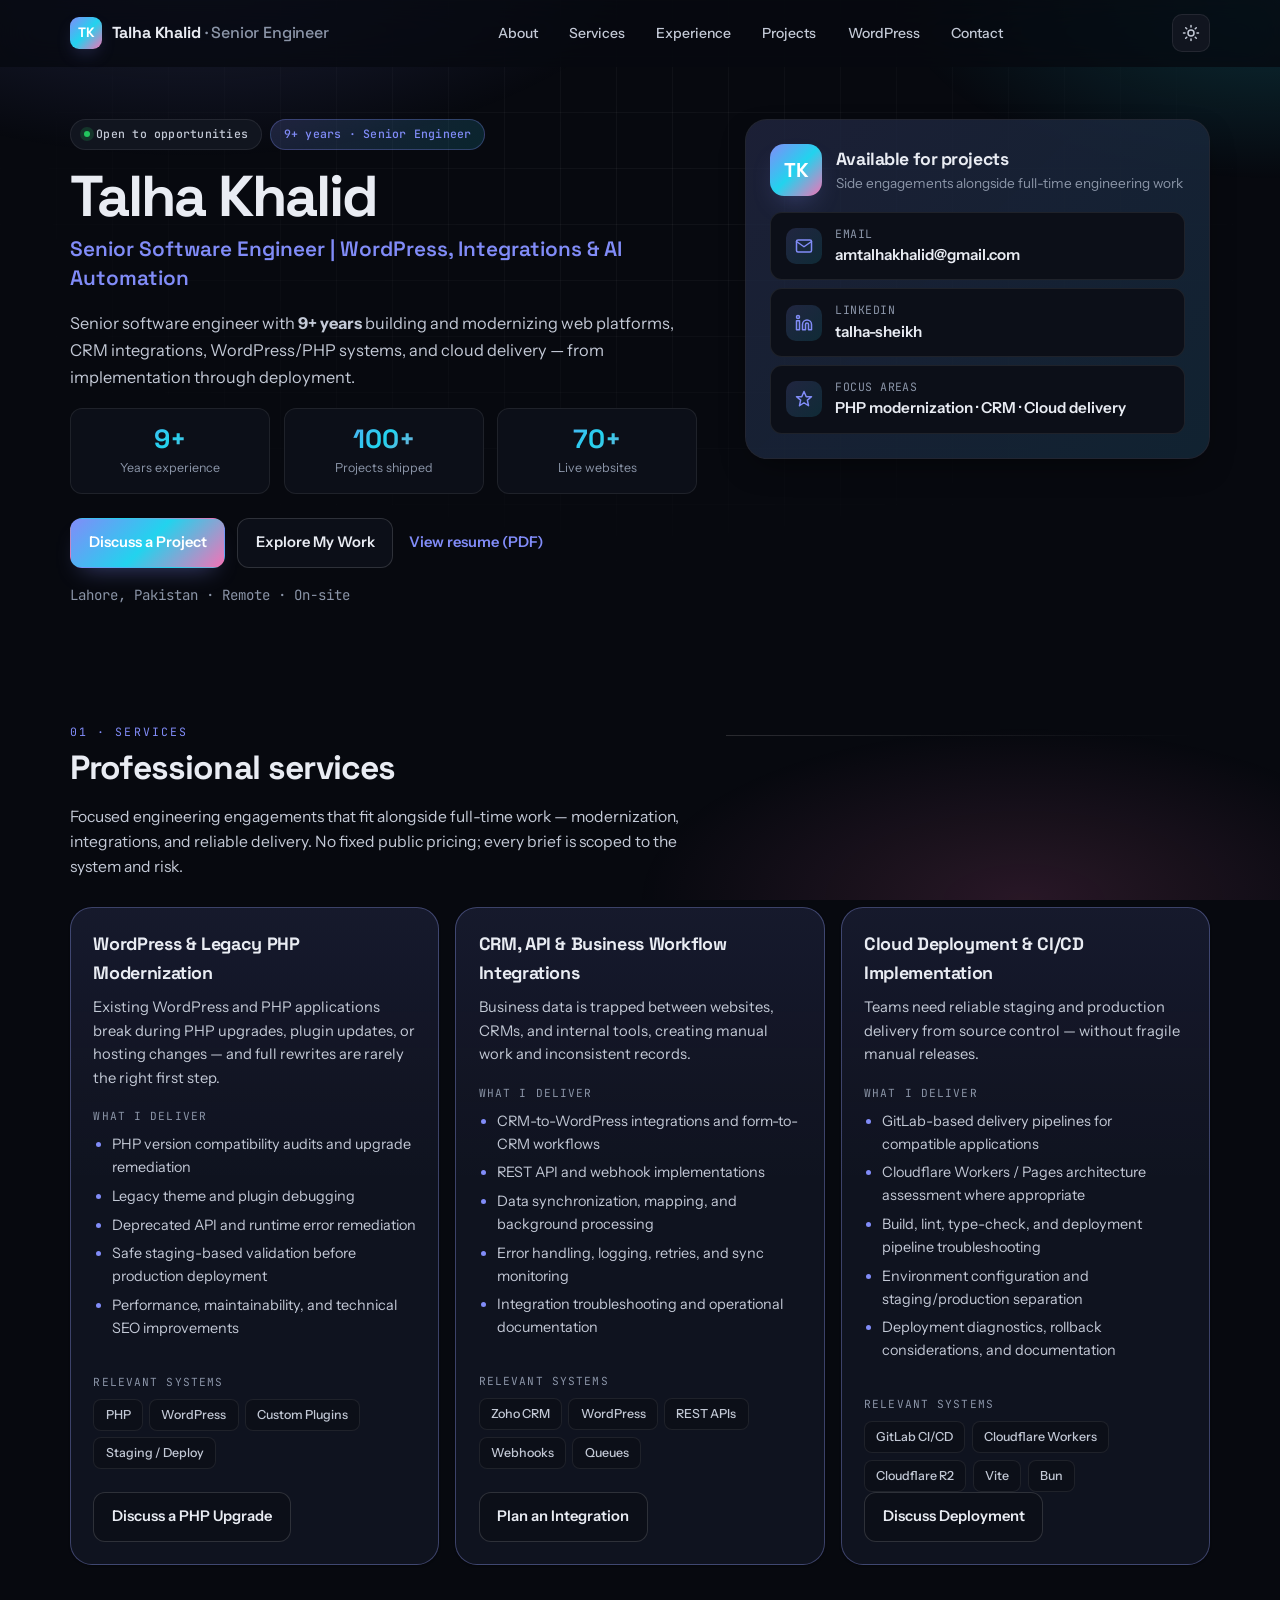
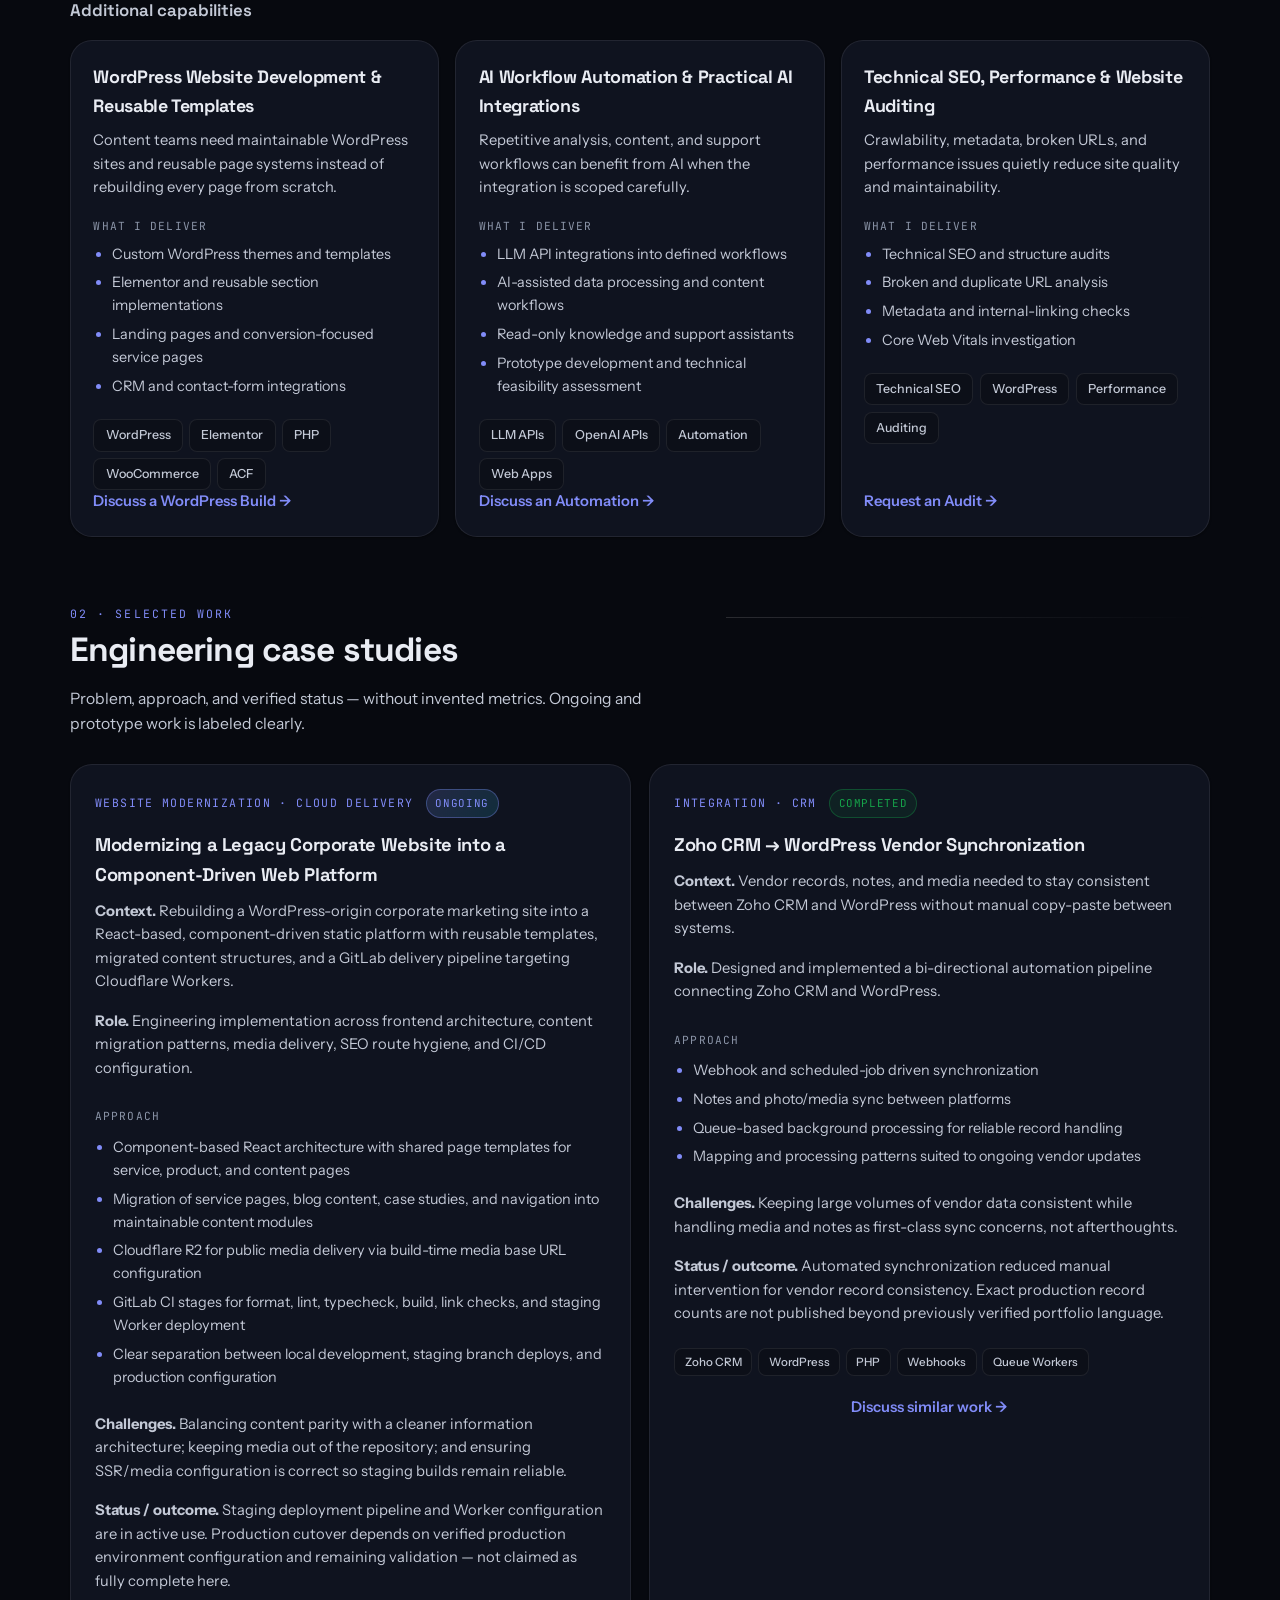
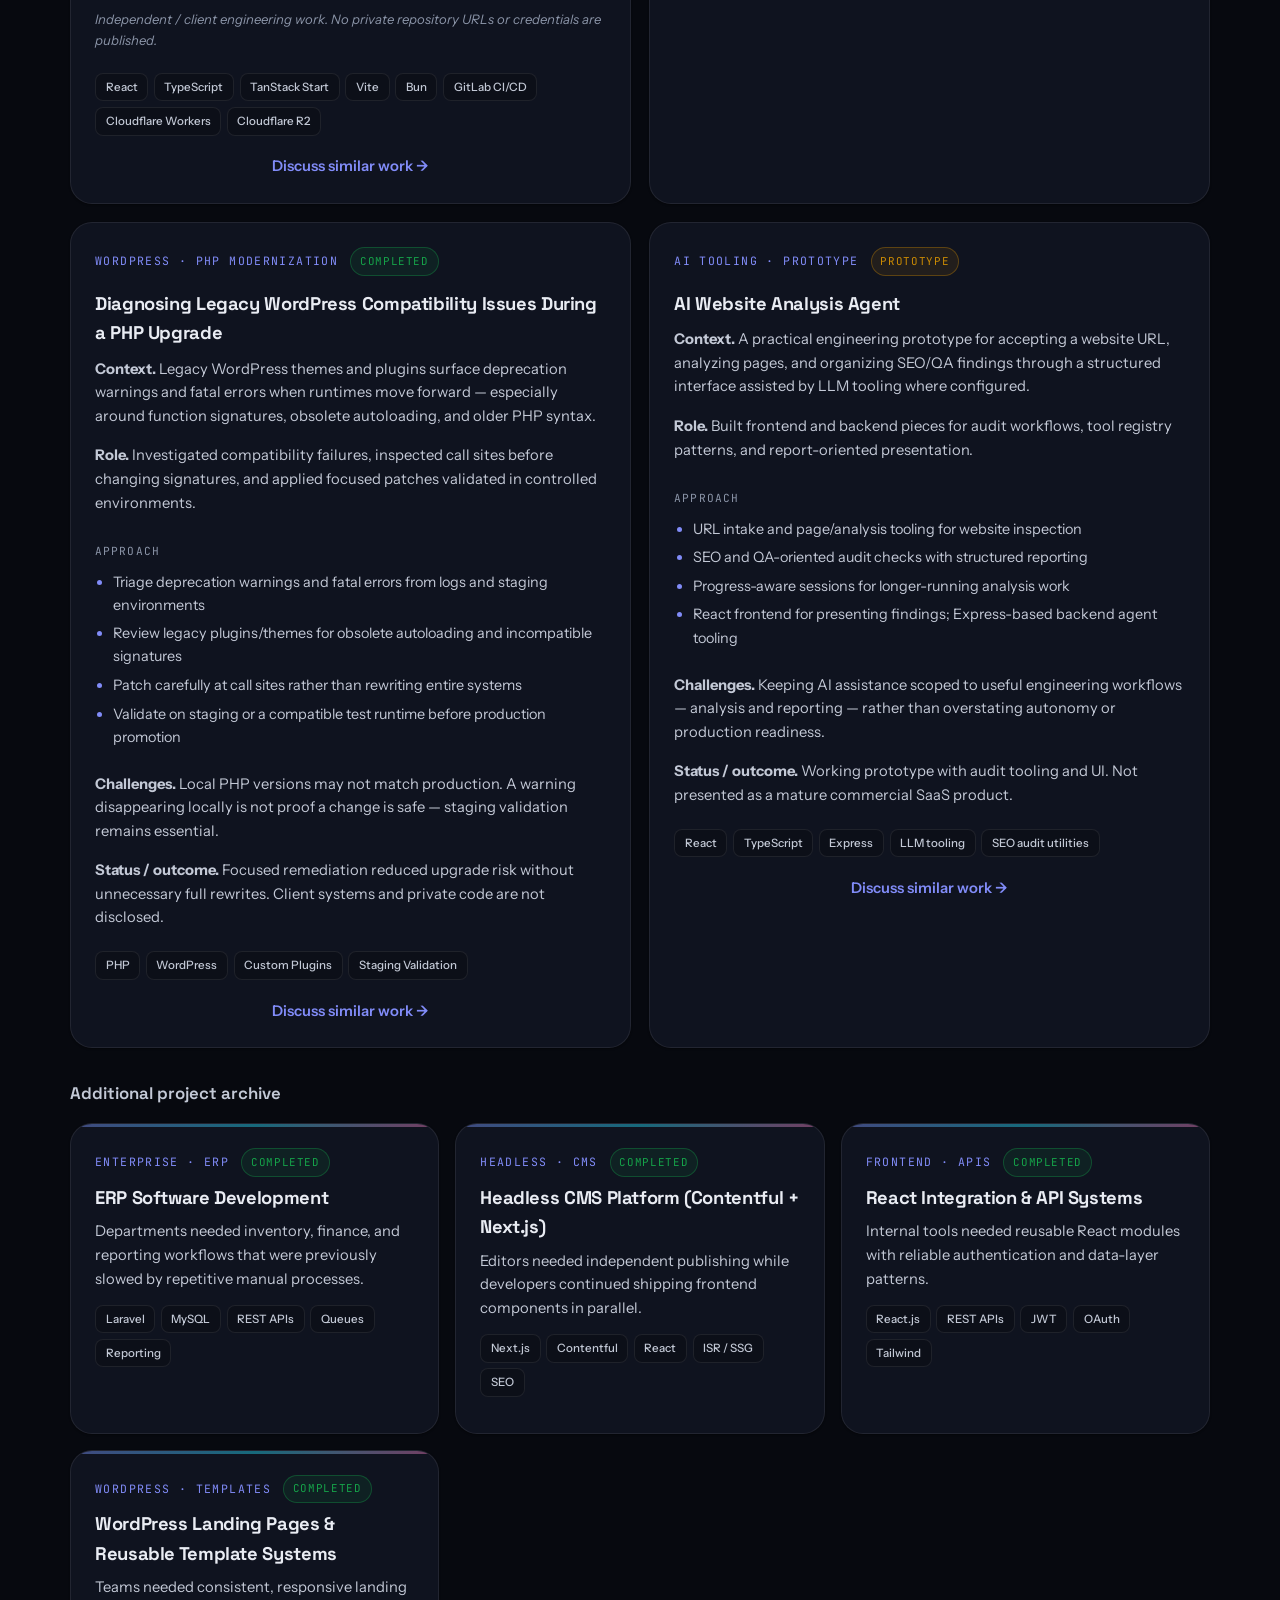
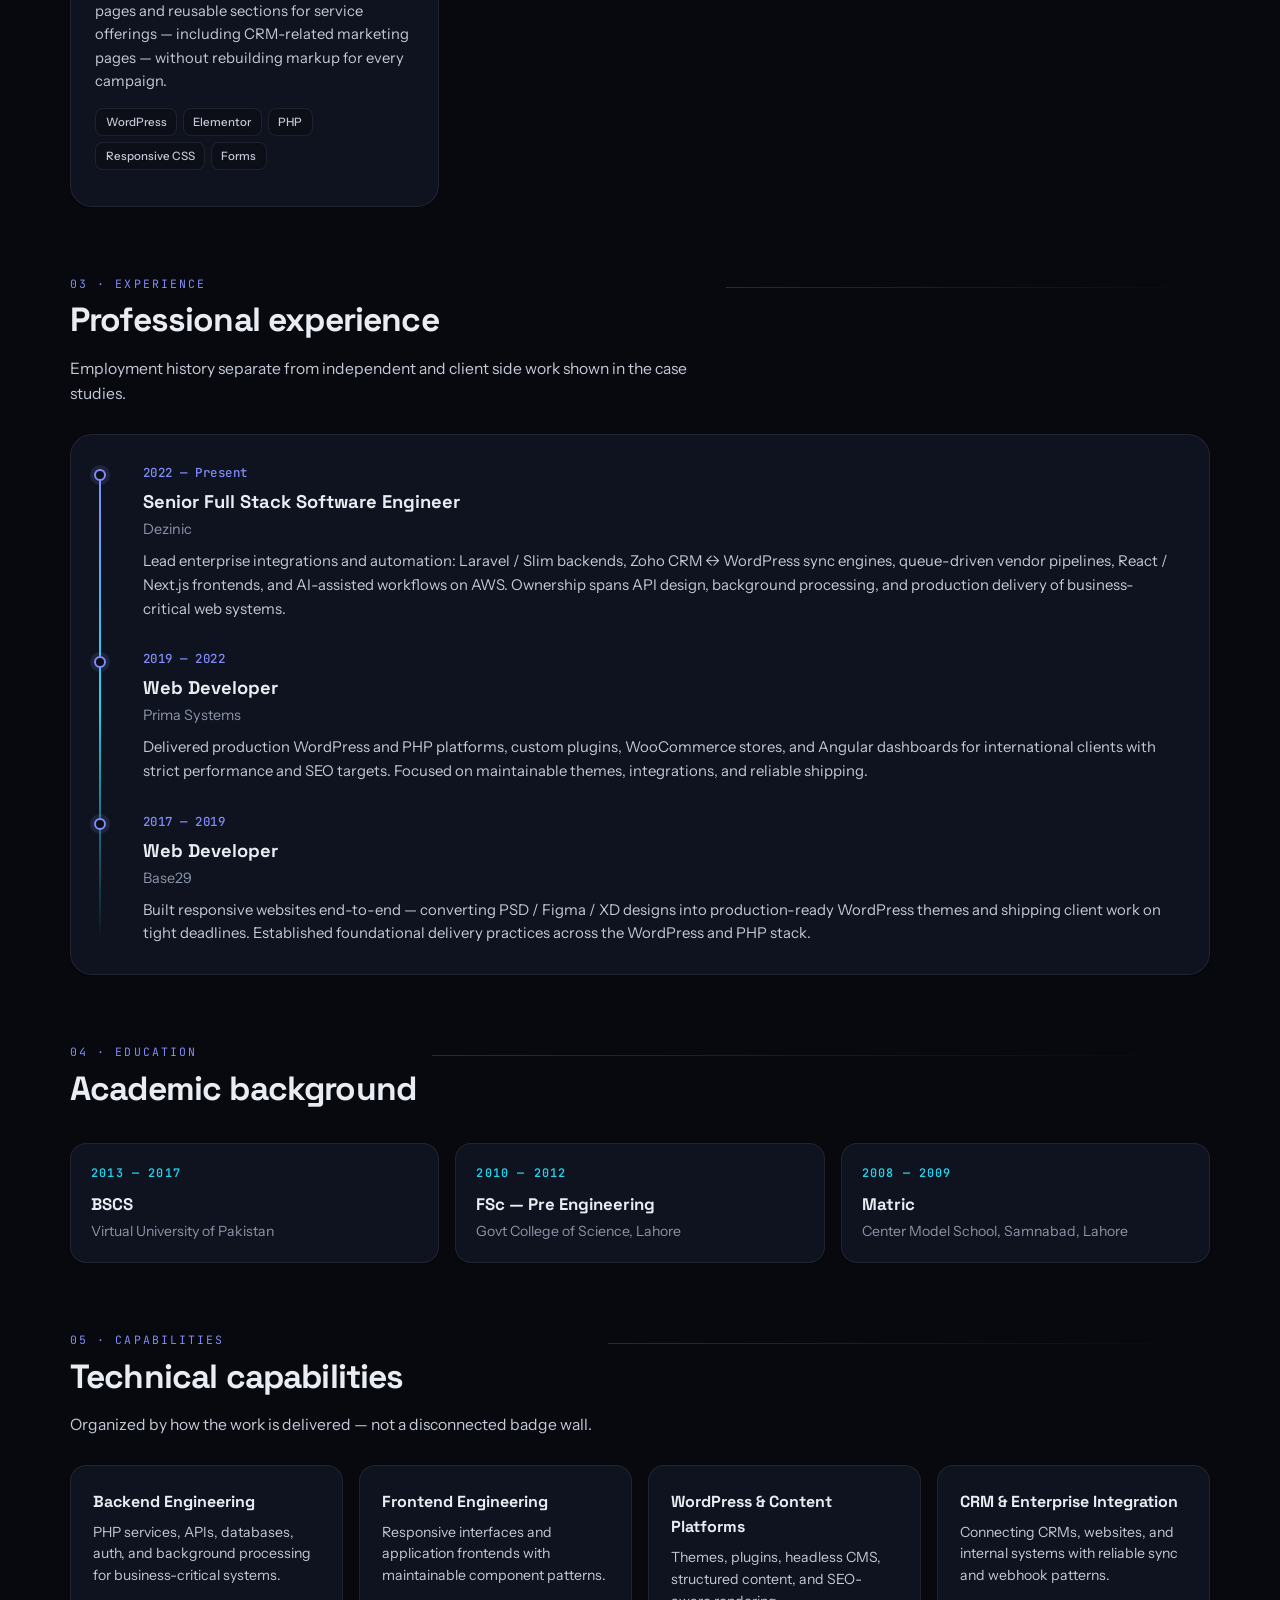
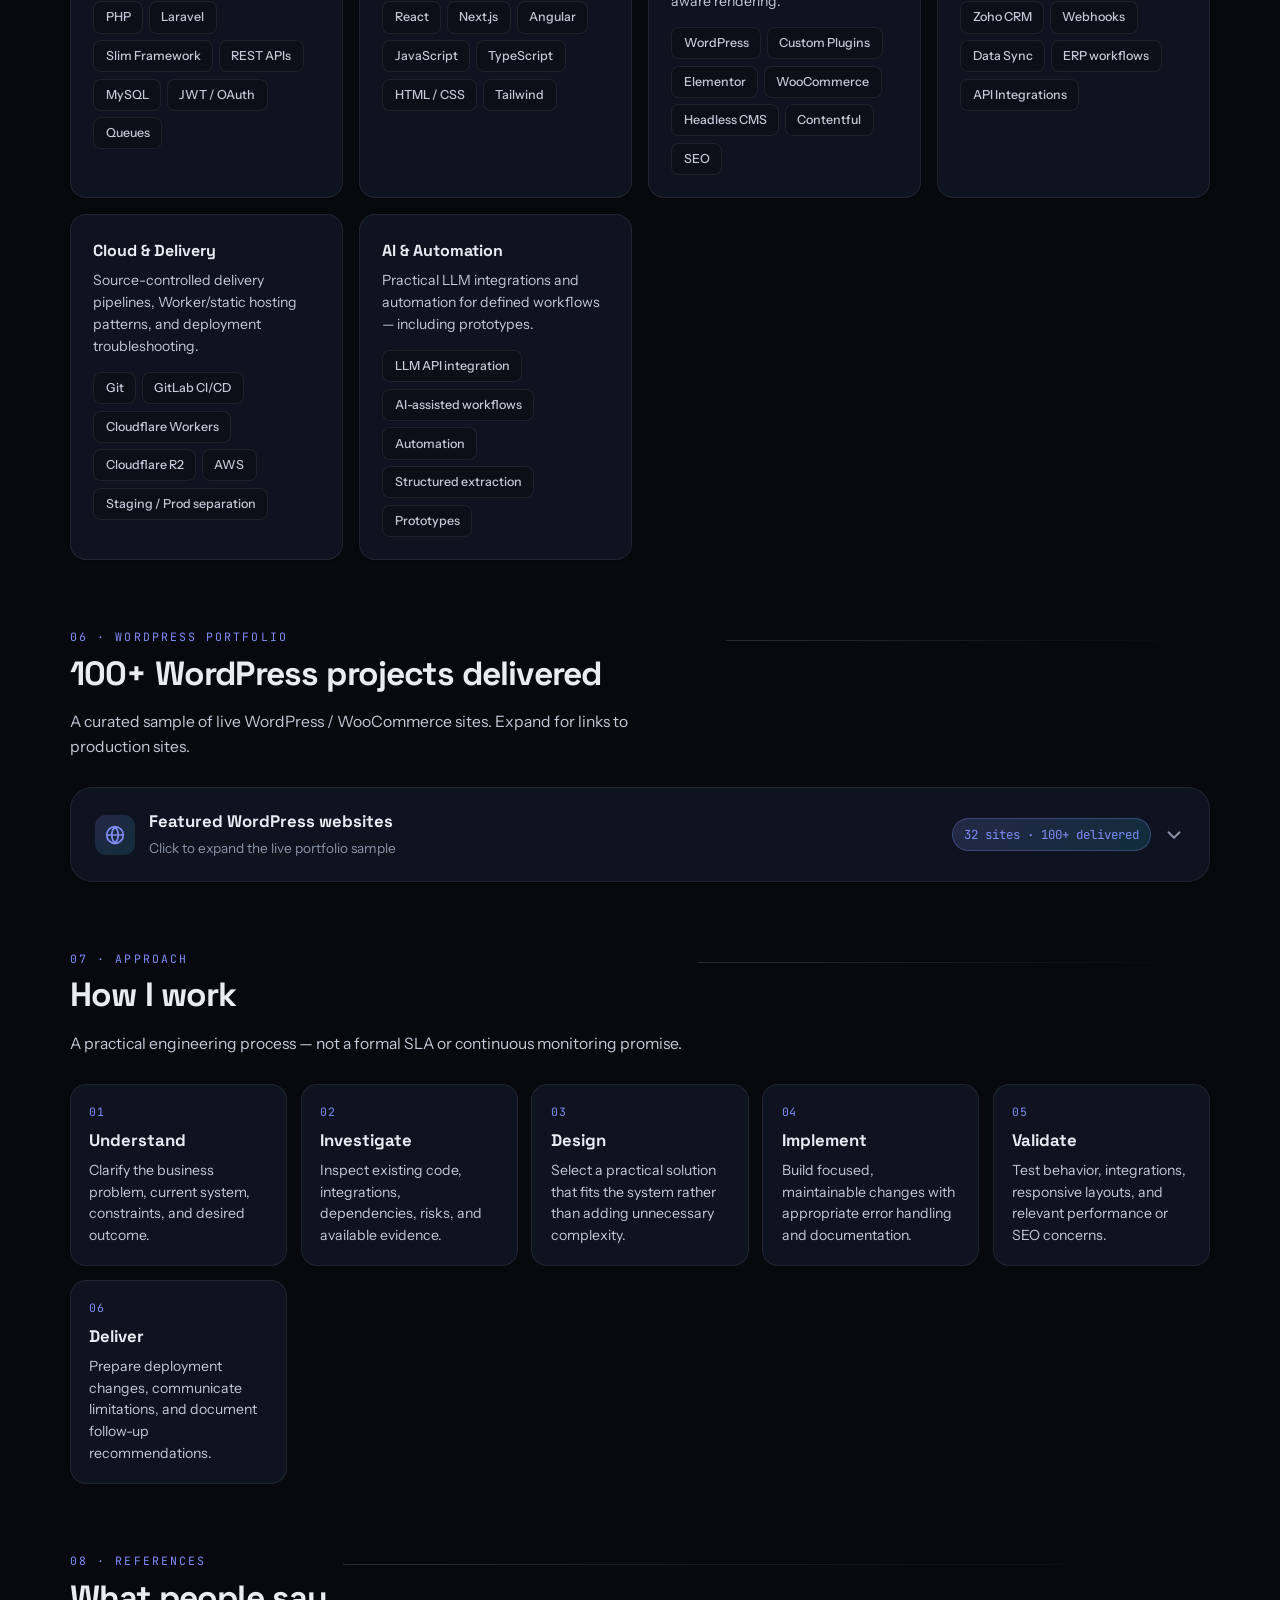
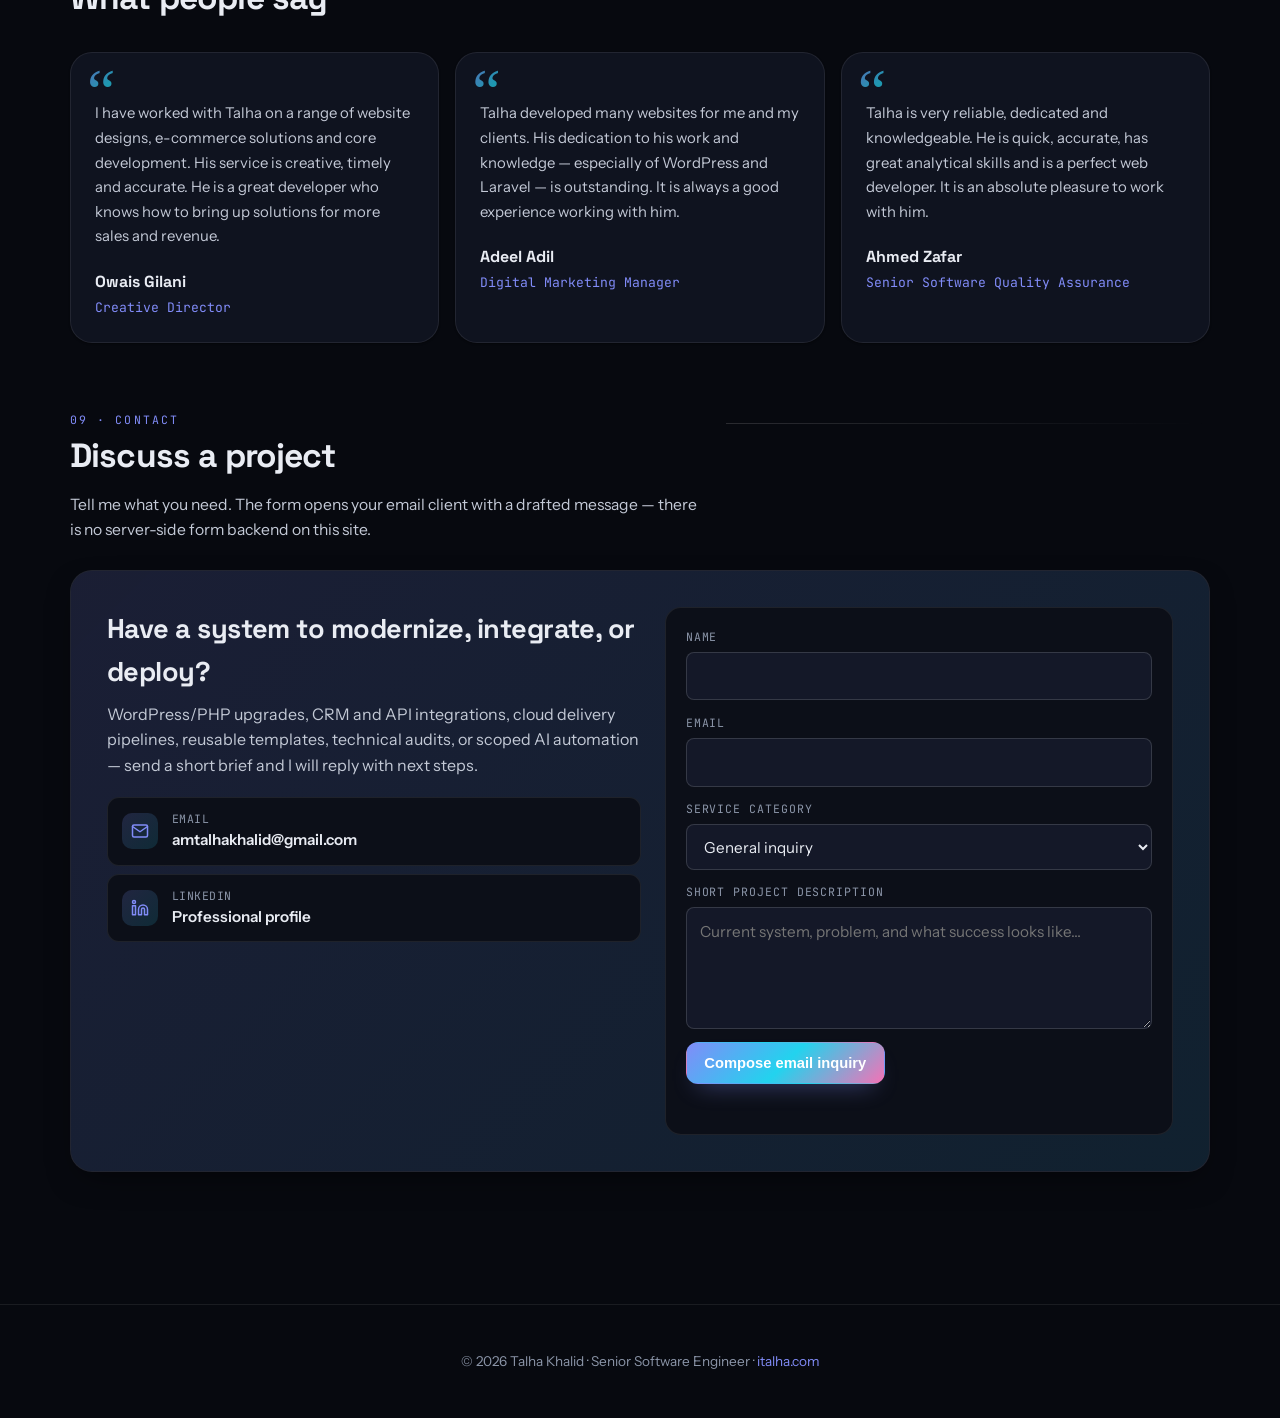
<file: index.html>
<!DOCTYPE html>
<html lang="en" data-theme="dark">
<head>
  <meta charset="UTF-8" />
  <meta name="viewport" content="width=device-width, initial-scale=1.0" />
  <title>Talha Khalid — Senior Software Engineer | WordPress, Integrations &amp; AI Automation</title>
  <meta name="description" content="Talha Khalid — Senior software engineer with 9+ years building and modernizing business-critical web platforms, CRM integrations, WordPress/PHP systems, automation, and cloud delivery. 100+ projects shipped · 70+ live websites." />
  <meta name="author" content="Talha Khalid" />
  <meta name="theme-color" content="#07090f" />
  <link rel="canonical" href="https://italha.com/" />

  <meta property="og:type" content="website" />
  <meta property="og:url" content="https://italha.com/" />
  <meta property="og:title" content="Talha Khalid — Senior Software Engineer | WordPress, Integrations &amp; AI Automation" />
  <meta property="og:description" content="I build and modernize business-critical web platforms, connect CRM and business systems, automate workflows, and deliver reliable applications from implementation through deployment." />
  <meta property="og:site_name" content="Talha Khalid" />

  <meta name="twitter:card" content="summary" />
  <meta name="twitter:title" content="Talha Khalid — Senior Software Engineer" />
  <meta name="twitter:description" content="WordPress, integrations, cloud delivery, and practical AI automation — 9+ years of production engineering experience." />

  <link rel="preconnect" href="https://fonts.googleapis.com" />
  <link rel="preconnect" href="https://fonts.gstatic.com" crossorigin />
  <link href="https://fonts.googleapis.com/css2?family=Instrument+Sans:ital,wght@0,400..700;1,400..700&family=Space+Grotesk:wght@400;500;600;700&family=JetBrains+Mono:wght@400;500;600&display=swap" rel="stylesheet" />
  <link href="assets/style.css" rel="stylesheet" />
  <script>document.documentElement.classList.add("js");</script>

  <script type="application/ld+json">
  {
    "@context": "https://schema.org",
    "@type": "Person",
    "name": "Talha Khalid",
    "url": "https://italha.com/",
    "email": "mailto:amtalhakhalid@gmail.com",
    "jobTitle": "Senior Software Engineer",
    "description": "Senior software engineer specializing in WordPress and PHP engineering, CRM integrations, enterprise automation, headless CMS architectures, and cloud-based delivery.",
    "address": {
      "@type": "PostalAddress",
      "addressLocality": "Lahore",
      "addressCountry": "PK"
    },
    "sameAs": [
      "https://www.linkedin.com/in/talha-sheikh-284a3a113/"
    ]
  }
  </script>
</head>
<body>
  <a class="skip-link" href="#main">Skip to content</a>
  <div class="bg-mesh" aria-hidden="true"></div>
  <div class="bg-grid" aria-hidden="true"></div>

  <header id="site-header">
    <div class="nav-inner">
      <a href="#top" class="brand">
        <span class="brand-mark">TK</span>
        <span class="brand-name">Talha Khalid <span>· Senior Engineer</span></span>
      </a>

      <nav aria-label="Primary">
        <ul class="nav-links" id="nav-links">
          <li><a href="#top">About</a></li>
          <li><a href="#services">Services</a></li>
          <li><a href="#experience">Experience</a></li>
          <li><a href="#projects">Projects</a></li>
          <li><a href="#wordpress">WordPress</a></li>
          <li><a href="#contact">Contact</a></li>
        </ul>
      </nav>

      <div class="nav-actions">
        <button class="icon-btn theme-btn" id="themeToggle" type="button" aria-label="Toggle color theme">
          <svg class="sun" viewBox="0 0 24 24" fill="none" stroke="currentColor" stroke-width="2" stroke-linecap="round" stroke-linejoin="round" aria-hidden="true"><circle cx="12" cy="12" r="4"/><path d="M12 2v2M12 20v2M4.93 4.93l1.41 1.41M17.66 17.66l1.41 1.41M2 12h2M20 12h2M4.93 19.07l1.41-1.41M17.66 6.34l1.41-1.41"/></svg>
          <svg class="moon" viewBox="0 0 24 24" fill="none" stroke="currentColor" stroke-width="2" stroke-linecap="round" stroke-linejoin="round" aria-hidden="true"><path d="M21 12.79A9 9 0 1 1 11.21 3 7 7 0 0 0 21 12.79z"/></svg>
        </button>
        <button class="icon-btn menu-btn" id="menuToggle" type="button" aria-label="Toggle menu" aria-expanded="false">
          <svg viewBox="0 0 24 24" fill="none" stroke="currentColor" stroke-width="2" stroke-linecap="round" stroke-linejoin="round" aria-hidden="true"><line x1="3" y1="6" x2="21" y2="6"/><line x1="3" y1="12" x2="21" y2="12"/><line x1="3" y1="18" x2="21" y2="18"/></svg>
        </button>
      </div>
    </div>
  </header>

  <main class="wrap" id="main">
    <!-- Hero -->
    <section class="hero" id="top">
      <div class="hero-grid reveal">
        <div>
          <div class="badge-row">
            <span class="badge"><span class="dot" aria-hidden="true"></span> Open to opportunities</span>
            <span class="badge accent">9+ years · Senior Engineer</span>
          </div>
          <h1>Talha Khalid</h1>
          <p class="role-line">Senior Software Engineer | WordPress, Integrations &amp; AI Automation</p>
          <div class="hero-bio">
            <p>
              Senior software engineer with <strong>9+ years</strong> building and modernizing web platforms,
              CRM integrations, WordPress/PHP systems, and cloud delivery — from implementation through deployment.
            </p>
            <div class="stats" aria-label="Proof points">
              <div class="stat">
                <div class="stat-num">9+</div>
                <div class="stat-label">Years experience</div>
              </div>
              <div class="stat">
                <div class="stat-num">100+</div>
                <div class="stat-label">Projects shipped</div>
              </div>
              <div class="stat">
                <div class="stat-num">70+</div>
                <div class="stat-label">Live websites</div>
              </div>
            </div>
          </div>
          <div class="cta-row">
            <a href="#contact" class="btn btn-primary">Discuss a Project</a>
            <a href="#projects" class="btn btn-ghost">Explore My Work</a>
            <a href="resume/talha-sheikh-resume.pdf" class="text-link hero-resume" target="_blank" rel="noopener noreferrer">View resume (PDF)</a>
          </div>
          <p class="hero-location">Lahore, Pakistan · Remote · On-site</p>
        </div>

        <aside class="hero-card" aria-label="Quick contact">
          <div class="hero-card-head">
            <div class="avatar" aria-hidden="true">TK</div>
            <div>
              <h2 class="hero-card-title">Available for projects</h2>
              <p>Side engagements alongside full-time engineering work</p>
            </div>
          </div>
          <div class="contact-list">
            <a class="contact-item" href="mailto:amtalhakhalid@gmail.com">
              <span class="ico" aria-hidden="true"><svg viewBox="0 0 24 24" fill="none" stroke="currentColor" stroke-width="2" stroke-linecap="round" stroke-linejoin="round"><path d="M4 4h16c1.1 0 2 .9 2 2v12c0 1.1-.9 2-2 2H4c-1.1 0-2-.9-2-2V6c0-1.1.9-2 2-2z"/><polyline points="22,6 12,13 2,6"/></svg></span>
              <div>
                <div class="label">Email</div>
                <div class="value">amtalhakhalid@gmail.com</div>
              </div>
            </a>
            <a class="contact-item" href="https://www.linkedin.com/in/talha-sheikh-284a3a113/" target="_blank" rel="noopener noreferrer">
              <span class="ico" aria-hidden="true"><svg viewBox="0 0 24 24" fill="none" stroke="currentColor" stroke-width="2" stroke-linecap="round" stroke-linejoin="round"><path d="M16 8a6 6 0 0 1 6 6v7h-4v-7a2 2 0 0 0-4 0v7h-4v-7a6 6 0 0 1 6-6z"/><rect x="2" y="9" width="4" height="12"/><circle cx="4" cy="4" r="2"/></svg></span>
              <div>
                <div class="label">LinkedIn</div>
                <div class="value">talha-sheikh</div>
              </div>
            </a>
            <a class="contact-item" href="#services">
              <span class="ico" aria-hidden="true"><svg viewBox="0 0 24 24" fill="none" stroke="currentColor" stroke-width="2" stroke-linecap="round" stroke-linejoin="round"><path d="M12 2l3 7h7l-5.5 4.5L18 21l-6-4-6 4 1.5-7.5L2 9h7z"/></svg></span>
              <div>
                <div class="label">Focus areas</div>
                <div class="value">PHP modernization · CRM · Cloud delivery</div>
              </div>
            </a>
          </div>
        </aside>
      </div>
    </section>

    <!-- Services -->
    <section id="services" class="reveal">
      <div class="section-head">
        <div>
          <div class="section-tag">01 · Services</div>
          <h2>Professional services</h2>
          <p class="section-intro">Focused engineering engagements that fit alongside full-time work — modernization, integrations, and reliable delivery. No fixed public pricing; every brief is scoped to the system and risk.</p>
        </div>
        <span class="section-line" aria-hidden="true"></span>
      </div>
      <div class="service-featured" id="servicesFeatured"><!-- prerender:servicesFeatured -->
<article class="service-card service-card--featured" id="service-php-modernization"><h3 class="service-title">WordPress &amp; Legacy PHP Modernization</h3><p class="service-problem">Existing WordPress and PHP applications break during PHP upgrades, plugin updates, or hosting changes — and full rewrites are rarely the right first step.</p><div class="service-label">What I deliver</div><ul class="bullet-list"><li>PHP version compatibility audits and upgrade remediation</li><li>Legacy theme and plugin debugging</li><li>Deprecated API and runtime error remediation</li><li>Safe staging-based validation before production deployment</li><li>Performance, maintainability, and technical SEO improvements</li></ul><div class="service-label">Relevant systems</div><div class="tag-row"><span class="tag">PHP</span><span class="tag">WordPress</span><span class="tag">Custom Plugins</span><span class="tag">Staging / Deploy</span></div><a class="btn btn-ghost service-cta" href="mailto:amtalhakhalid@gmail.com?subject=PHP%20%2F%20WordPress%20modernization%20inquiry">Discuss a PHP Upgrade</a></article>
<article class="service-card service-card--featured" id="service-crm-integrations"><h3 class="service-title">CRM, API &amp; Business Workflow Integrations</h3><p class="service-problem">Business data is trapped between websites, CRMs, and internal tools, creating manual work and inconsistent records.</p><div class="service-label">What I deliver</div><ul class="bullet-list"><li>CRM-to-WordPress integrations and form-to-CRM workflows</li><li>REST API and webhook implementations</li><li>Data synchronization, mapping, and background processing</li><li>Error handling, logging, retries, and sync monitoring</li><li>Integration troubleshooting and operational documentation</li></ul><div class="service-label">Relevant systems</div><div class="tag-row"><span class="tag">Zoho CRM</span><span class="tag">WordPress</span><span class="tag">REST APIs</span><span class="tag">Webhooks</span><span class="tag">Queues</span></div><a class="btn btn-ghost service-cta" href="mailto:amtalhakhalid@gmail.com?subject=CRM%20%2F%20API%20integration%20inquiry">Plan an Integration</a></article>
<article class="service-card service-card--featured" id="service-cloud-delivery"><h3 class="service-title">Cloud Deployment &amp; CI/CD Implementation</h3><p class="service-problem">Teams need reliable staging and production delivery from source control — without fragile manual releases.</p><div class="service-label">What I deliver</div><ul class="bullet-list"><li>GitLab-based delivery pipelines for compatible applications</li><li>Cloudflare Workers / Pages architecture assessment where appropriate</li><li>Build, lint, type-check, and deployment pipeline troubleshooting</li><li>Environment configuration and staging/production separation</li><li>Deployment diagnostics, rollback considerations, and documentation</li></ul><div class="service-label">Relevant systems</div><div class="tag-row"><span class="tag">GitLab CI/CD</span><span class="tag">Cloudflare Workers</span><span class="tag">Cloudflare R2</span><span class="tag">Vite</span><span class="tag">Bun</span></div><a class="btn btn-ghost service-cta" href="mailto:amtalhakhalid@gmail.com?subject=Cloud%20deployment%20%2F%20CI-CD%20inquiry">Discuss Deployment</a></article>
<!-- /prerender:servicesFeatured --></div>
      <h3 class="subsection-title">Additional capabilities</h3>
      <div class="service-more" id="servicesMore"><!-- prerender:servicesMore -->
<article class="service-card" id="service-wp-templates"><h3 class="service-title">WordPress Website Development &amp; Reusable Templates</h3><p class="service-problem">Content teams need maintainable WordPress sites and reusable page systems instead of rebuilding every page from scratch.</p><div class="service-label">What I deliver</div><ul class="bullet-list"><li>Custom WordPress themes and templates</li><li>Elementor and reusable section implementations</li><li>Landing pages and conversion-focused service pages</li><li>CRM and contact-form integrations</li></ul><div class="tag-row"><span class="tag">WordPress</span><span class="tag">Elementor</span><span class="tag">PHP</span><span class="tag">WooCommerce</span><span class="tag">ACF</span></div><a class="text-link service-cta" href="mailto:amtalhakhalid@gmail.com?subject=WordPress%20development%20inquiry">Discuss a WordPress Build →</a></article>
<article class="service-card" id="service-ai-automation"><h3 class="service-title">AI Workflow Automation &amp; Practical AI Integrations</h3><p class="service-problem">Repetitive analysis, content, and support workflows can benefit from AI when the integration is scoped carefully.</p><div class="service-label">What I deliver</div><ul class="bullet-list"><li>LLM API integrations into defined workflows</li><li>AI-assisted data processing and content workflows</li><li>Read-only knowledge and support assistants</li><li>Prototype development and technical feasibility assessment</li></ul><div class="tag-row"><span class="tag">LLM APIs</span><span class="tag">OpenAI APIs</span><span class="tag">Automation</span><span class="tag">Web Apps</span></div><a class="text-link service-cta" href="mailto:amtalhakhalid@gmail.com?subject=AI%20automation%20inquiry">Discuss an Automation →</a></article>
<article class="service-card" id="service-seo-audit"><h3 class="service-title">Technical SEO, Performance &amp; Website Auditing</h3><p class="service-problem">Crawlability, metadata, broken URLs, and performance issues quietly reduce site quality and maintainability.</p><div class="service-label">What I deliver</div><ul class="bullet-list"><li>Technical SEO and structure audits</li><li>Broken and duplicate URL analysis</li><li>Metadata and internal-linking checks</li><li>Core Web Vitals investigation</li></ul><div class="tag-row"><span class="tag">Technical SEO</span><span class="tag">WordPress</span><span class="tag">Performance</span><span class="tag">Auditing</span></div><a class="text-link service-cta" href="mailto:amtalhakhalid@gmail.com?subject=Technical%20SEO%20%2F%20audit%20inquiry">Request an Audit →</a></article>
<!-- /prerender:servicesMore --></div>
    </section>

    <!-- Projects / case studies -->
    <section id="projects" class="reveal">
      <div class="section-head">
        <div>
          <div class="section-tag">02 · Selected work</div>
          <h2>Engineering case studies</h2>
          <p class="section-intro">Problem, approach, and verified status — without invented metrics. Ongoing and prototype work is labeled clearly.</p>
        </div>
        <span class="section-line" aria-hidden="true"></span>
      </div>
      <div class="case-grid" id="caseStudies"><!-- prerender:caseStudies -->
<article class="case-card" id="case-rt-labs"><div class="case-meta"><span class="feat-tag">Website modernization · Cloud delivery</span><span class="status-pill status-ongoing">Ongoing</span></div><h3 class="feat-title">Modernizing a Legacy Corporate Website into a Component-Driven Web Platform</h3><p class="feat-desc"><strong>Context.</strong> Rebuilding a WordPress-origin corporate marketing site into a React-based, component-driven static platform with reusable templates, migrated content structures, and a GitLab delivery pipeline targeting Cloudflare Workers.</p><p class="feat-desc"><strong>Role.</strong> Engineering implementation across frontend architecture, content migration patterns, media delivery, SEO route hygiene, and CI/CD configuration.</p><div class="service-label">Approach</div><ul class="bullet-list"><li>Component-based React architecture with shared page templates for service, product, and content pages</li><li>Migration of service pages, blog content, case studies, and navigation into maintainable content modules</li><li>Cloudflare R2 for public media delivery via build-time media base URL configuration</li><li>GitLab CI stages for format, lint, typecheck, build, link checks, and staging Worker deployment</li><li>Clear separation between local development, staging branch deploys, and production configuration</li></ul><p class="feat-desc"><strong>Challenges.</strong> Balancing content parity with a cleaner information architecture; keeping media out of the repository; and ensuring SSR/media configuration is correct so staging builds remain reliable.</p><p class="feat-desc"><strong>Status / outcome.</strong> Staging deployment pipeline and Worker configuration are in active use. Production cutover depends on verified production environment configuration and remaining validation — not claimed as fully complete here.</p><p class="case-note">Independent / client engineering work. No private repository URLs or credentials are published.</p><div class="feat-stack"><span class="tag">React</span><span class="tag">TypeScript</span><span class="tag">TanStack Start</span><span class="tag">Vite</span><span class="tag">Bun</span><span class="tag">GitLab CI/CD</span><span class="tag">Cloudflare Workers</span><span class="tag">Cloudflare R2</span></div><a class="text-link" href="#contact">Discuss similar work →</a></article>
<article class="case-card" id="case-zoho-sync"><div class="case-meta"><span class="feat-tag">Integration · CRM</span><span class="status-pill status-completed">Completed</span></div><h3 class="feat-title">Zoho CRM → WordPress Vendor Synchronization</h3><p class="feat-desc"><strong>Context.</strong> Vendor records, notes, and media needed to stay consistent between Zoho CRM and WordPress without manual copy-paste between systems.</p><p class="feat-desc"><strong>Role.</strong> Designed and implemented a bi-directional automation pipeline connecting Zoho CRM and WordPress.</p><div class="service-label">Approach</div><ul class="bullet-list"><li>Webhook and scheduled-job driven synchronization</li><li>Notes and photo/media sync between platforms</li><li>Queue-based background processing for reliable record handling</li><li>Mapping and processing patterns suited to ongoing vendor updates</li></ul><p class="feat-desc"><strong>Challenges.</strong> Keeping large volumes of vendor data consistent while handling media and notes as first-class sync concerns, not afterthoughts.</p><p class="feat-desc"><strong>Status / outcome.</strong> Automated synchronization reduced manual intervention for vendor record consistency. Exact production record counts are not published beyond previously verified portfolio language.</p><div class="feat-stack"><span class="tag">Zoho CRM</span><span class="tag">WordPress</span><span class="tag">PHP</span><span class="tag">Webhooks</span><span class="tag">Queue Workers</span></div><a class="text-link" href="#contact">Discuss similar work →</a></article>
<article class="case-card" id="case-php-compat"><div class="case-meta"><span class="feat-tag">WordPress · PHP modernization</span><span class="status-pill status-completed">Completed</span></div><h3 class="feat-title">Diagnosing Legacy WordPress Compatibility Issues During a PHP Upgrade</h3><p class="feat-desc"><strong>Context.</strong> Legacy WordPress themes and plugins surface deprecation warnings and fatal errors when runtimes move forward — especially around function signatures, obsolete autoloading, and older PHP syntax.</p><p class="feat-desc"><strong>Role.</strong> Investigated compatibility failures, inspected call sites before changing signatures, and applied focused patches validated in controlled environments.</p><div class="service-label">Approach</div><ul class="bullet-list"><li>Triage deprecation warnings and fatal errors from logs and staging environments</li><li>Review legacy plugins/themes for obsolete autoloading and incompatible signatures</li><li>Patch carefully at call sites rather than rewriting entire systems</li><li>Validate on staging or a compatible test runtime before production promotion</li></ul><p class="feat-desc"><strong>Challenges.</strong> Local PHP versions may not match production. A warning disappearing locally is not proof a change is safe — staging validation remains essential.</p><p class="feat-desc"><strong>Status / outcome.</strong> Focused remediation reduced upgrade risk without unnecessary full rewrites. Client systems and private code are not disclosed.</p><div class="feat-stack"><span class="tag">PHP</span><span class="tag">WordPress</span><span class="tag">Custom Plugins</span><span class="tag">Staging Validation</span></div><a class="text-link" href="#contact">Discuss similar work →</a></article>
<article class="case-card" id="case-ai-agent"><div class="case-meta"><span class="feat-tag">AI tooling · Prototype</span><span class="status-pill status-prototype">Prototype</span></div><h3 class="feat-title">AI Website Analysis Agent</h3><p class="feat-desc"><strong>Context.</strong> A practical engineering prototype for accepting a website URL, analyzing pages, and organizing SEO/QA findings through a structured interface assisted by LLM tooling where configured.</p><p class="feat-desc"><strong>Role.</strong> Built frontend and backend pieces for audit workflows, tool registry patterns, and report-oriented presentation.</p><div class="service-label">Approach</div><ul class="bullet-list"><li>URL intake and page/analysis tooling for website inspection</li><li>SEO and QA-oriented audit checks with structured reporting</li><li>Progress-aware sessions for longer-running analysis work</li><li>React frontend for presenting findings; Express-based backend agent tooling</li></ul><p class="feat-desc"><strong>Challenges.</strong> Keeping AI assistance scoped to useful engineering workflows — analysis and reporting — rather than overstating autonomy or production readiness.</p><p class="feat-desc"><strong>Status / outcome.</strong> Working prototype with audit tooling and UI. Not presented as a mature commercial SaaS product.</p><div class="feat-stack"><span class="tag">React</span><span class="tag">TypeScript</span><span class="tag">Express</span><span class="tag">LLM tooling</span><span class="tag">SEO audit utilities</span></div><a class="text-link" href="#contact">Discuss similar work →</a></article>
<!-- /prerender:caseStudies --></div>
      <h3 class="subsection-title">Additional project archive</h3>
      <div class="feat-grid" id="projectArchive"><!-- prerender:projectArchive -->
<article class="feat-card archive-card"><div class="case-meta"><span class="feat-tag">Enterprise · ERP</span><span class="status-pill status-completed">Completed</span></div><h3 class="feat-title">ERP Software Development</h3><p class="feat-desc">Departments needed inventory, finance, and reporting workflows that were previously slowed by repetitive manual processes.</p><div class="feat-stack"><span class="tag">Laravel</span><span class="tag">MySQL</span><span class="tag">REST APIs</span><span class="tag">Queues</span><span class="tag">Reporting</span></div></article>
<article class="feat-card archive-card"><div class="case-meta"><span class="feat-tag">Headless · CMS</span><span class="status-pill status-completed">Completed</span></div><h3 class="feat-title">Headless CMS Platform (Contentful + Next.js)</h3><p class="feat-desc">Editors needed independent publishing while developers continued shipping frontend components in parallel.</p><div class="feat-stack"><span class="tag">Next.js</span><span class="tag">Contentful</span><span class="tag">React</span><span class="tag">ISR / SSG</span><span class="tag">SEO</span></div></article>
<article class="feat-card archive-card"><div class="case-meta"><span class="feat-tag">Frontend · APIs</span><span class="status-pill status-completed">Completed</span></div><h3 class="feat-title">React Integration &amp; API Systems</h3><p class="feat-desc">Internal tools needed reusable React modules with reliable authentication and data-layer patterns.</p><div class="feat-stack"><span class="tag">React.js</span><span class="tag">REST APIs</span><span class="tag">JWT</span><span class="tag">OAuth</span><span class="tag">Tailwind</span></div></article>
<article class="feat-card archive-card"><div class="case-meta"><span class="feat-tag">WordPress · Templates</span><span class="status-pill status-completed">Completed</span></div><h3 class="feat-title">WordPress Landing Pages &amp; Reusable Template Systems</h3><p class="feat-desc">Teams needed consistent, responsive landing pages and reusable sections for service offerings — including CRM-related marketing pages — without rebuilding markup for every campaign.</p><div class="feat-stack"><span class="tag">WordPress</span><span class="tag">Elementor</span><span class="tag">PHP</span><span class="tag">Responsive CSS</span><span class="tag">Forms</span></div></article>
<!-- /prerender:projectArchive --></div>
    </section>

    <!-- Experience -->
    <section id="experience" class="reveal">
      <div class="section-head">
        <div>
          <div class="section-tag">03 · Experience</div>
          <h2>Professional experience</h2>
          <p class="section-intro">Employment history separate from independent and client side work shown in the case studies.</p>
        </div>
        <span class="section-line" aria-hidden="true"></span>
      </div>
      <div class="card">
        <div class="timeline" id="experienceList"><!-- prerender:experienceList -->
<div class="tl-item"><div class="tl-dates">2022 — Present</div><h3 class="tl-title">Senior Full Stack Software Engineer</h3><div class="tl-co">Dezinic</div><p class="tl-desc">Lead enterprise integrations and automation: Laravel / Slim backends, Zoho CRM ↔ WordPress sync engines, queue-driven vendor pipelines, React / Next.js frontends, and AI-assisted workflows on AWS. Ownership spans API design, background processing, and production delivery of business-critical web systems.</p></div>
<div class="tl-item"><div class="tl-dates">2019 — 2022</div><h3 class="tl-title">Web Developer</h3><div class="tl-co">Prima Systems</div><p class="tl-desc">Delivered production WordPress and PHP platforms, custom plugins, WooCommerce stores, and Angular dashboards for international clients with strict performance and SEO targets. Focused on maintainable themes, integrations, and reliable shipping.</p></div>
<div class="tl-item"><div class="tl-dates">2017 — 2019</div><h3 class="tl-title">Web Developer</h3><div class="tl-co">Base29</div><p class="tl-desc">Built responsive websites end-to-end — converting PSD / Figma / XD designs into production-ready WordPress themes and shipping client work on tight deadlines. Established foundational delivery practices across the WordPress and PHP stack.</p></div>
<!-- /prerender:experienceList --></div>
      </div>
    </section>

    <!-- Education -->
    <section id="education" class="reveal">
      <div class="section-head">
        <div>
          <div class="section-tag">04 · Education</div>
          <h2>Academic background</h2>
        </div>
        <span class="section-line" aria-hidden="true"></span>
      </div>
      <div class="edu-grid" id="educationGrid"><!-- prerender:educationGrid -->
<div class="edu-card"><div class="edu-years">2013 — 2017</div><div class="edu-degree">BSCS</div><div class="edu-school">Virtual University of Pakistan</div></div>
<div class="edu-card"><div class="edu-years">2010 — 2012</div><div class="edu-degree">FSc — Pre Engineering</div><div class="edu-school">Govt College of Science, Lahore</div></div>
<div class="edu-card"><div class="edu-years">2008 — 2009</div><div class="edu-degree">Matric</div><div class="edu-school">Center Model School, Samnabad, Lahore</div></div>
<!-- /prerender:educationGrid --></div>
    </section>

    <!-- Capabilities -->
    <section id="stack" class="reveal">
      <div class="section-head">
        <div>
          <div class="section-tag">05 · Capabilities</div>
          <h2>Technical capabilities</h2>
          <p class="section-intro">Organized by how the work is delivered — not a disconnected badge wall.</p>
        </div>
        <span class="section-line" aria-hidden="true"></span>
      </div>
      <div class="stack-grid" id="capabilitiesGrid"><!-- prerender:capabilitiesGrid -->
<div class="stack-card"><div class="stack-title">Backend Engineering</div><p class="cap-summary">PHP services, APIs, databases, auth, and background processing for business-critical systems.</p><div class="tag-row"><span class="tag">PHP</span><span class="tag">Laravel</span><span class="tag">Slim Framework</span><span class="tag">REST APIs</span><span class="tag">MySQL</span><span class="tag">JWT / OAuth</span><span class="tag">Queues</span></div></div>
<div class="stack-card"><div class="stack-title">Frontend Engineering</div><p class="cap-summary">Responsive interfaces and application frontends with maintainable component patterns.</p><div class="tag-row"><span class="tag">React</span><span class="tag">Next.js</span><span class="tag">Angular</span><span class="tag">JavaScript</span><span class="tag">TypeScript</span><span class="tag">HTML / CSS</span><span class="tag">Tailwind</span></div></div>
<div class="stack-card"><div class="stack-title">WordPress &amp; Content Platforms</div><p class="cap-summary">Themes, plugins, headless CMS, structured content, and SEO-aware rendering.</p><div class="tag-row"><span class="tag">WordPress</span><span class="tag">Custom Plugins</span><span class="tag">Elementor</span><span class="tag">WooCommerce</span><span class="tag">Headless CMS</span><span class="tag">Contentful</span><span class="tag">SEO</span></div></div>
<div class="stack-card"><div class="stack-title">CRM &amp; Enterprise Integration</div><p class="cap-summary">Connecting CRMs, websites, and internal systems with reliable sync and webhook patterns.</p><div class="tag-row"><span class="tag">Zoho CRM</span><span class="tag">Webhooks</span><span class="tag">Data Sync</span><span class="tag">ERP workflows</span><span class="tag">API Integrations</span></div></div>
<div class="stack-card"><div class="stack-title">Cloud &amp; Delivery</div><p class="cap-summary">Source-controlled delivery pipelines, Worker/static hosting patterns, and deployment troubleshooting.</p><div class="tag-row"><span class="tag">Git</span><span class="tag">GitLab CI/CD</span><span class="tag">Cloudflare Workers</span><span class="tag">Cloudflare R2</span><span class="tag">AWS</span><span class="tag">Staging / Prod separation</span></div></div>
<div class="stack-card"><div class="stack-title">AI &amp; Automation</div><p class="cap-summary">Practical LLM integrations and automation for defined workflows — including prototypes.</p><div class="tag-row"><span class="tag">LLM API integration</span><span class="tag">AI-assisted workflows</span><span class="tag">Automation</span><span class="tag">Structured extraction</span><span class="tag">Prototypes</span></div></div>
<!-- /prerender:capabilitiesGrid --></div>
    </section>

    <!-- WordPress -->
    <section id="wordpress" class="reveal">
      <div class="section-head">
        <div>
          <div class="section-tag">06 · WordPress portfolio</div>
          <h2>100+ WordPress projects delivered</h2>
          <p class="section-intro">A curated sample of live WordPress / WooCommerce sites. Expand for links to production sites.</p>
        </div>
        <span class="section-line" aria-hidden="true"></span>
      </div>

      <div class="accordion" id="wpAccordion">
        <button class="acc-head" id="wpAccBtn" aria-expanded="false" aria-controls="wpAccBody" type="button">
          <span class="acc-head-l">
            <span class="ico" aria-hidden="true"><svg viewBox="0 0 24 24" fill="none" stroke="currentColor" stroke-width="2" stroke-linecap="round" stroke-linejoin="round"><circle cx="12" cy="12" r="10"/><path d="M2 12h20M12 2a15.3 15.3 0 0 1 4 10 15.3 15.3 0 0 1-4 10 15.3 15.3 0 0 1-4-10 15.3 15.3 0 0 1 4-10z"/></svg></span>
            <span>
              <span class="acc-title">Featured WordPress websites</span><br />
              <span class="acc-meta">Click to expand the live portfolio sample</span>
            </span>
          </span>
          <span class="acc-head-r">
            <span class="acc-count" id="wpCount"><!-- prerender:wpCount -->32 sites · 100+ delivered<!-- /prerender:wpCount --></span>
            <span class="acc-chevron" aria-hidden="true"><svg viewBox="0 0 24 24" fill="none" stroke="currentColor" stroke-width="2" stroke-linecap="round" stroke-linejoin="round"><polyline points="6 9 12 15 18 9"/></svg></span>
          </span>
        </button>
        <div class="acc-body" id="wpAccBody" role="region" aria-labelledby="wpAccBtn">
          <div class="acc-inner">
            <p class="acc-intro">Each link opens the live production site in a new tab.</p>
            <div class="wp-grid" id="wpGrid"><!-- prerender:wpGrid -->
<a class="wp-item" href="https://www.skinandlasers.com/" target="_blank" rel="noopener noreferrer"><span class="dot" aria-hidden="true"></span><span class="name">Skin Laser &amp; Surgery</span><span class="ext" aria-hidden="true"><svg viewBox="0 0 24 24" fill="none" stroke="currentColor" stroke-width="2" stroke-linecap="round" stroke-linejoin="round"><path d="M18 13v6a2 2 0 0 1-2 2H5a2 2 0 0 1-2-2V8a2 2 0 0 1 2-2h6"/><polyline points="15 3 21 3 21 9"/><line x1="10" y1="14" x2="21" y2="3"/></svg></span></a>
<a class="wp-item" href="https://www.schweigerderm.com/" target="_blank" rel="noopener noreferrer"><span class="dot" aria-hidden="true"></span><span class="name">Schweiger Dermatology Group</span><span class="ext" aria-hidden="true"><svg viewBox="0 0 24 24" fill="none" stroke="currentColor" stroke-width="2" stroke-linecap="round" stroke-linejoin="round"><path d="M18 13v6a2 2 0 0 1-2 2H5a2 2 0 0 1-2-2V8a2 2 0 0 1 2-2h6"/><polyline points="15 3 21 3 21 9"/><line x1="10" y1="14" x2="21" y2="3"/></svg></span></a>
<a class="wp-item" href="https://www.bernsteinmedical.com/" target="_blank" rel="noopener noreferrer"><span class="dot" aria-hidden="true"></span><span class="name">Bernstein Medical</span><span class="ext" aria-hidden="true"><svg viewBox="0 0 24 24" fill="none" stroke="currentColor" stroke-width="2" stroke-linecap="round" stroke-linejoin="round"><path d="M18 13v6a2 2 0 0 1-2 2H5a2 2 0 0 1-2-2V8a2 2 0 0 1 2-2h6"/><polyline points="15 3 21 3 21 9"/><line x1="10" y1="14" x2="21" y2="3"/></svg></span></a>
<a class="wp-item" href="https://porterandyork.com/" target="_blank" rel="noopener noreferrer"><span class="dot" aria-hidden="true"></span><span class="name">Porter &amp; York</span><span class="ext" aria-hidden="true"><svg viewBox="0 0 24 24" fill="none" stroke="currentColor" stroke-width="2" stroke-linecap="round" stroke-linejoin="round"><path d="M18 13v6a2 2 0 0 1-2 2H5a2 2 0 0 1-2-2V8a2 2 0 0 1 2-2h6"/><polyline points="15 3 21 3 21 9"/><line x1="10" y1="14" x2="21" y2="3"/></svg></span></a>
<a class="wp-item" href="https://www.puritypeptide.com/" target="_blank" rel="noopener noreferrer"><span class="dot" aria-hidden="true"></span><span class="name">Purity Peptide</span><span class="ext" aria-hidden="true"><svg viewBox="0 0 24 24" fill="none" stroke="currentColor" stroke-width="2" stroke-linecap="round" stroke-linejoin="round"><path d="M18 13v6a2 2 0 0 1-2 2H5a2 2 0 0 1-2-2V8a2 2 0 0 1 2-2h6"/><polyline points="15 3 21 3 21 9"/><line x1="10" y1="14" x2="21" y2="3"/></svg></span></a>
<a class="wp-item" href="https://www.brownbagpopcornco.com/" target="_blank" rel="noopener noreferrer"><span class="dot" aria-hidden="true"></span><span class="name">Brown Bag Popcorn Co.</span><span class="ext" aria-hidden="true"><svg viewBox="0 0 24 24" fill="none" stroke="currentColor" stroke-width="2" stroke-linecap="round" stroke-linejoin="round"><path d="M18 13v6a2 2 0 0 1-2 2H5a2 2 0 0 1-2-2V8a2 2 0 0 1 2-2h6"/><polyline points="15 3 21 3 21 9"/><line x1="10" y1="14" x2="21" y2="3"/></svg></span></a>
<a class="wp-item" href="https://thegoodbatch.com/" target="_blank" rel="noopener noreferrer"><span class="dot" aria-hidden="true"></span><span class="name">Good Batch</span><span class="ext" aria-hidden="true"><svg viewBox="0 0 24 24" fill="none" stroke="currentColor" stroke-width="2" stroke-linecap="round" stroke-linejoin="round"><path d="M18 13v6a2 2 0 0 1-2 2H5a2 2 0 0 1-2-2V8a2 2 0 0 1 2-2h6"/><polyline points="15 3 21 3 21 9"/><line x1="10" y1="14" x2="21" y2="3"/></svg></span></a>
<a class="wp-item" href="https://www.cannabiscertified.org/" target="_blank" rel="noopener noreferrer"><span class="dot" aria-hidden="true"></span><span class="name">Cannabis Certified</span><span class="ext" aria-hidden="true"><svg viewBox="0 0 24 24" fill="none" stroke="currentColor" stroke-width="2" stroke-linecap="round" stroke-linejoin="round"><path d="M18 13v6a2 2 0 0 1-2 2H5a2 2 0 0 1-2-2V8a2 2 0 0 1 2-2h6"/><polyline points="15 3 21 3 21 9"/><line x1="10" y1="14" x2="21" y2="3"/></svg></span></a>
<a class="wp-item" href="https://cannabistraininginstitute.com/" target="_blank" rel="noopener noreferrer"><span class="dot" aria-hidden="true"></span><span class="name">Cannabis Training Institute</span><span class="ext" aria-hidden="true"><svg viewBox="0 0 24 24" fill="none" stroke="currentColor" stroke-width="2" stroke-linecap="round" stroke-linejoin="round"><path d="M18 13v6a2 2 0 0 1-2 2H5a2 2 0 0 1-2-2V8a2 2 0 0 1 2-2h6"/><polyline points="15 3 21 3 21 9"/><line x1="10" y1="14" x2="21" y2="3"/></svg></span></a>
<a class="wp-item" href="https://imusicacademy.com/" target="_blank" rel="noopener noreferrer"><span class="dot" aria-hidden="true"></span><span class="name">iMusic Academy</span><span class="ext" aria-hidden="true"><svg viewBox="0 0 24 24" fill="none" stroke="currentColor" stroke-width="2" stroke-linecap="round" stroke-linejoin="round"><path d="M18 13v6a2 2 0 0 1-2 2H5a2 2 0 0 1-2-2V8a2 2 0 0 1 2-2h6"/><polyline points="15 3 21 3 21 9"/><line x1="10" y1="14" x2="21" y2="3"/></svg></span></a>
<a class="wp-item" href="https://insighteye.com.au/" target="_blank" rel="noopener noreferrer"><span class="dot" aria-hidden="true"></span><span class="name">Insight Eye Clinic</span><span class="ext" aria-hidden="true"><svg viewBox="0 0 24 24" fill="none" stroke="currentColor" stroke-width="2" stroke-linecap="round" stroke-linejoin="round"><path d="M18 13v6a2 2 0 0 1-2 2H5a2 2 0 0 1-2-2V8a2 2 0 0 1 2-2h6"/><polyline points="15 3 21 3 21 9"/><line x1="10" y1="14" x2="21" y2="3"/></svg></span></a>
<a class="wp-item" href="https://mindscholar.com.au/" target="_blank" rel="noopener noreferrer"><span class="dot" aria-hidden="true"></span><span class="name">Mind Scholar</span><span class="ext" aria-hidden="true"><svg viewBox="0 0 24 24" fill="none" stroke="currentColor" stroke-width="2" stroke-linecap="round" stroke-linejoin="round"><path d="M18 13v6a2 2 0 0 1-2 2H5a2 2 0 0 1-2-2V8a2 2 0 0 1 2-2h6"/><polyline points="15 3 21 3 21 9"/><line x1="10" y1="14" x2="21" y2="3"/></svg></span></a>
<a class="wp-item" href="https://www.brianfrancisdmd.com/" target="_blank" rel="noopener noreferrer"><span class="dot" aria-hidden="true"></span><span class="name">Brian Francis DMD</span><span class="ext" aria-hidden="true"><svg viewBox="0 0 24 24" fill="none" stroke="currentColor" stroke-width="2" stroke-linecap="round" stroke-linejoin="round"><path d="M18 13v6a2 2 0 0 1-2 2H5a2 2 0 0 1-2-2V8a2 2 0 0 1 2-2h6"/><polyline points="15 3 21 3 21 9"/><line x1="10" y1="14" x2="21" y2="3"/></svg></span></a>
<a class="wp-item" href="https://myabsm.com/" target="_blank" rel="noopener noreferrer"><span class="dot" aria-hidden="true"></span><span class="name">American Bancshares Mortgage</span><span class="ext" aria-hidden="true"><svg viewBox="0 0 24 24" fill="none" stroke="currentColor" stroke-width="2" stroke-linecap="round" stroke-linejoin="round"><path d="M18 13v6a2 2 0 0 1-2 2H5a2 2 0 0 1-2-2V8a2 2 0 0 1 2-2h6"/><polyline points="15 3 21 3 21 9"/><line x1="10" y1="14" x2="21" y2="3"/></svg></span></a>
<a class="wp-item" href="https://www.lwilliamsconsulting.com/" target="_blank" rel="noopener noreferrer"><span class="dot" aria-hidden="true"></span><span class="name">Linda G. Williams Consulting</span><span class="ext" aria-hidden="true"><svg viewBox="0 0 24 24" fill="none" stroke="currentColor" stroke-width="2" stroke-linecap="round" stroke-linejoin="round"><path d="M18 13v6a2 2 0 0 1-2 2H5a2 2 0 0 1-2-2V8a2 2 0 0 1 2-2h6"/><polyline points="15 3 21 3 21 9"/><line x1="10" y1="14" x2="21" y2="3"/></svg></span></a>
<a class="wp-item" href="https://www.pinnacleclaimservices.com/" target="_blank" rel="noopener noreferrer"><span class="dot" aria-hidden="true"></span><span class="name">Pinnacle Claim Services</span><span class="ext" aria-hidden="true"><svg viewBox="0 0 24 24" fill="none" stroke="currentColor" stroke-width="2" stroke-linecap="round" stroke-linejoin="round"><path d="M18 13v6a2 2 0 0 1-2 2H5a2 2 0 0 1-2-2V8a2 2 0 0 1 2-2h6"/><polyline points="15 3 21 3 21 9"/><line x1="10" y1="14" x2="21" y2="3"/></svg></span></a>
<a class="wp-item" href="https://marketplace.windsorlifesettlements.com/" target="_blank" rel="noopener noreferrer"><span class="dot" aria-hidden="true"></span><span class="name">Windsor Marketplace</span><span class="ext" aria-hidden="true"><svg viewBox="0 0 24 24" fill="none" stroke="currentColor" stroke-width="2" stroke-linecap="round" stroke-linejoin="round"><path d="M18 13v6a2 2 0 0 1-2 2H5a2 2 0 0 1-2-2V8a2 2 0 0 1 2-2h6"/><polyline points="15 3 21 3 21 9"/><line x1="10" y1="14" x2="21" y2="3"/></svg></span></a>
<a class="wp-item" href="https://elyseehomes.com/" target="_blank" rel="noopener noreferrer"><span class="dot" aria-hidden="true"></span><span class="name">Elysee Homes</span><span class="ext" aria-hidden="true"><svg viewBox="0 0 24 24" fill="none" stroke="currentColor" stroke-width="2" stroke-linecap="round" stroke-linejoin="round"><path d="M18 13v6a2 2 0 0 1-2 2H5a2 2 0 0 1-2-2V8a2 2 0 0 1 2-2h6"/><polyline points="15 3 21 3 21 9"/><line x1="10" y1="14" x2="21" y2="3"/></svg></span></a>
<a class="wp-item" href="https://www.kanthanrealty.com/" target="_blank" rel="noopener noreferrer"><span class="dot" aria-hidden="true"></span><span class="name">Kanthan Realty</span><span class="ext" aria-hidden="true"><svg viewBox="0 0 24 24" fill="none" stroke="currentColor" stroke-width="2" stroke-linecap="round" stroke-linejoin="round"><path d="M18 13v6a2 2 0 0 1-2 2H5a2 2 0 0 1-2-2V8a2 2 0 0 1 2-2h6"/><polyline points="15 3 21 3 21 9"/><line x1="10" y1="14" x2="21" y2="3"/></svg></span></a>
<a class="wp-item" href="https://abioproperties.com/" target="_blank" rel="noopener noreferrer"><span class="dot" aria-hidden="true"></span><span class="name">Abio Properties</span><span class="ext" aria-hidden="true"><svg viewBox="0 0 24 24" fill="none" stroke="currentColor" stroke-width="2" stroke-linecap="round" stroke-linejoin="round"><path d="M18 13v6a2 2 0 0 1-2 2H5a2 2 0 0 1-2-2V8a2 2 0 0 1 2-2h6"/><polyline points="15 3 21 3 21 9"/><line x1="10" y1="14" x2="21" y2="3"/></svg></span></a>
<a class="wp-item" href="https://milestonegem.com/" target="_blank" rel="noopener noreferrer"><span class="dot" aria-hidden="true"></span><span class="name">Milestone Gem</span><span class="ext" aria-hidden="true"><svg viewBox="0 0 24 24" fill="none" stroke="currentColor" stroke-width="2" stroke-linecap="round" stroke-linejoin="round"><path d="M18 13v6a2 2 0 0 1-2 2H5a2 2 0 0 1-2-2V8a2 2 0 0 1 2-2h6"/><polyline points="15 3 21 3 21 9"/><line x1="10" y1="14" x2="21" y2="3"/></svg></span></a>
<a class="wp-item" href="https://www.orchidnest.com/" target="_blank" rel="noopener noreferrer"><span class="dot" aria-hidden="true"></span><span class="name">Orchid Nest</span><span class="ext" aria-hidden="true"><svg viewBox="0 0 24 24" fill="none" stroke="currentColor" stroke-width="2" stroke-linecap="round" stroke-linejoin="round"><path d="M18 13v6a2 2 0 0 1-2 2H5a2 2 0 0 1-2-2V8a2 2 0 0 1 2-2h6"/><polyline points="15 3 21 3 21 9"/><line x1="10" y1="14" x2="21" y2="3"/></svg></span></a>
<a class="wp-item" href="https://www.littleposy.com.au/" target="_blank" rel="noopener noreferrer"><span class="dot" aria-hidden="true"></span><span class="name">Little Posy</span><span class="ext" aria-hidden="true"><svg viewBox="0 0 24 24" fill="none" stroke="currentColor" stroke-width="2" stroke-linecap="round" stroke-linejoin="round"><path d="M18 13v6a2 2 0 0 1-2 2H5a2 2 0 0 1-2-2V8a2 2 0 0 1 2-2h6"/><polyline points="15 3 21 3 21 9"/><line x1="10" y1="14" x2="21" y2="3"/></svg></span></a>
<a class="wp-item" href="https://www.aquaviewfencing.com/" target="_blank" rel="noopener noreferrer"><span class="dot" aria-hidden="true"></span><span class="name">Aqua View Fencing</span><span class="ext" aria-hidden="true"><svg viewBox="0 0 24 24" fill="none" stroke="currentColor" stroke-width="2" stroke-linecap="round" stroke-linejoin="round"><path d="M18 13v6a2 2 0 0 1-2 2H5a2 2 0 0 1-2-2V8a2 2 0 0 1 2-2h6"/><polyline points="15 3 21 3 21 9"/><line x1="10" y1="14" x2="21" y2="3"/></svg></span></a>
<a class="wp-item" href="https://www.dunningsfuel.com.au/" target="_blank" rel="noopener noreferrer"><span class="dot" aria-hidden="true"></span><span class="name">Dunning&#39;s Fuel</span><span class="ext" aria-hidden="true"><svg viewBox="0 0 24 24" fill="none" stroke="currentColor" stroke-width="2" stroke-linecap="round" stroke-linejoin="round"><path d="M18 13v6a2 2 0 0 1-2 2H5a2 2 0 0 1-2-2V8a2 2 0 0 1 2-2h6"/><polyline points="15 3 21 3 21 9"/><line x1="10" y1="14" x2="21" y2="3"/></svg></span></a>
<a class="wp-item" href="https://www.unitedservicedog.com/" target="_blank" rel="noopener noreferrer"><span class="dot" aria-hidden="true"></span><span class="name">United Service Dog</span><span class="ext" aria-hidden="true"><svg viewBox="0 0 24 24" fill="none" stroke="currentColor" stroke-width="2" stroke-linecap="round" stroke-linejoin="round"><path d="M18 13v6a2 2 0 0 1-2 2H5a2 2 0 0 1-2-2V8a2 2 0 0 1 2-2h6"/><polyline points="15 3 21 3 21 9"/><line x1="10" y1="14" x2="21" y2="3"/></svg></span></a>
<a class="wp-item" href="https://trishiagrace.com/" target="_blank" rel="noopener noreferrer"><span class="dot" aria-hidden="true"></span><span class="name">Trishia Grace</span><span class="ext" aria-hidden="true"><svg viewBox="0 0 24 24" fill="none" stroke="currentColor" stroke-width="2" stroke-linecap="round" stroke-linejoin="round"><path d="M18 13v6a2 2 0 0 1-2 2H5a2 2 0 0 1-2-2V8a2 2 0 0 1 2-2h6"/><polyline points="15 3 21 3 21 9"/><line x1="10" y1="14" x2="21" y2="3"/></svg></span></a>
<a class="wp-item" href="https://lopportunitaitaliana.com/" target="_blank" rel="noopener noreferrer"><span class="dot" aria-hidden="true"></span><span class="name">L&#39;opportunità Italiana</span><span class="ext" aria-hidden="true"><svg viewBox="0 0 24 24" fill="none" stroke="currentColor" stroke-width="2" stroke-linecap="round" stroke-linejoin="round"><path d="M18 13v6a2 2 0 0 1-2 2H5a2 2 0 0 1-2-2V8a2 2 0 0 1 2-2h6"/><polyline points="15 3 21 3 21 9"/><line x1="10" y1="14" x2="21" y2="3"/></svg></span></a>
<a class="wp-item" href="https://www.autowarrantypoa.com/" target="_blank" rel="noopener noreferrer"><span class="dot" aria-hidden="true"></span><span class="name">Auto Warranty POA</span><span class="ext" aria-hidden="true"><svg viewBox="0 0 24 24" fill="none" stroke="currentColor" stroke-width="2" stroke-linecap="round" stroke-linejoin="round"><path d="M18 13v6a2 2 0 0 1-2 2H5a2 2 0 0 1-2-2V8a2 2 0 0 1 2-2h6"/><polyline points="15 3 21 3 21 9"/><line x1="10" y1="14" x2="21" y2="3"/></svg></span></a>
<a class="wp-item" href="https://fixit-services.net/" target="_blank" rel="noopener noreferrer"><span class="dot" aria-hidden="true"></span><span class="name">Fixit Services</span><span class="ext" aria-hidden="true"><svg viewBox="0 0 24 24" fill="none" stroke="currentColor" stroke-width="2" stroke-linecap="round" stroke-linejoin="round"><path d="M18 13v6a2 2 0 0 1-2 2H5a2 2 0 0 1-2-2V8a2 2 0 0 1 2-2h6"/><polyline points="15 3 21 3 21 9"/><line x1="10" y1="14" x2="21" y2="3"/></svg></span></a>
<a class="wp-item" href="http://willowtreemedia.com/" target="_blank" rel="noopener noreferrer"><span class="dot" aria-hidden="true"></span><span class="name">Willow Tree Media</span><span class="ext" aria-hidden="true"><svg viewBox="0 0 24 24" fill="none" stroke="currentColor" stroke-width="2" stroke-linecap="round" stroke-linejoin="round"><path d="M18 13v6a2 2 0 0 1-2 2H5a2 2 0 0 1-2-2V8a2 2 0 0 1 2-2h6"/><polyline points="15 3 21 3 21 9"/><line x1="10" y1="14" x2="21" y2="3"/></svg></span></a>
<a class="wp-item" href="https://primasystems.net/" target="_blank" rel="noopener noreferrer"><span class="dot" aria-hidden="true"></span><span class="name">Prima Systems</span><span class="ext" aria-hidden="true"><svg viewBox="0 0 24 24" fill="none" stroke="currentColor" stroke-width="2" stroke-linecap="round" stroke-linejoin="round"><path d="M18 13v6a2 2 0 0 1-2 2H5a2 2 0 0 1-2-2V8a2 2 0 0 1 2-2h6"/><polyline points="15 3 21 3 21 9"/><line x1="10" y1="14" x2="21" y2="3"/></svg></span></a>
<!-- /prerender:wpGrid --></div>
            <p class="acc-foot">Want to discuss a WordPress modernization or new build? <a href="#contact">Get in touch</a>.</p>
          </div>
        </div>
      </div>
    </section>

    <!-- Approach -->
    <section id="approach" class="reveal">
      <div class="section-head">
        <div>
          <div class="section-tag">07 · Approach</div>
          <h2>How I work</h2>
          <p class="section-intro">A practical engineering process — not a formal SLA or continuous monitoring promise.</p>
        </div>
        <span class="section-line" aria-hidden="true"></span>
      </div>
      <div class="approach-grid" id="approachGrid"><!-- prerender:approachGrid -->
<div class="approach-card"><div class="approach-step">01</div><h3>Understand</h3><p>Clarify the business problem, current system, constraints, and desired outcome.</p></div>
<div class="approach-card"><div class="approach-step">02</div><h3>Investigate</h3><p>Inspect existing code, integrations, dependencies, risks, and available evidence.</p></div>
<div class="approach-card"><div class="approach-step">03</div><h3>Design</h3><p>Select a practical solution that fits the system rather than adding unnecessary complexity.</p></div>
<div class="approach-card"><div class="approach-step">04</div><h3>Implement</h3><p>Build focused, maintainable changes with appropriate error handling and documentation.</p></div>
<div class="approach-card"><div class="approach-step">05</div><h3>Validate</h3><p>Test behavior, integrations, responsive layouts, and relevant performance or SEO concerns.</p></div>
<div class="approach-card"><div class="approach-step">06</div><h3>Deliver</h3><p>Prepare deployment changes, communicate limitations, and document follow-up recommendations.</p></div>
<!-- /prerender:approachGrid --></div>
    </section>

    <!-- Testimonials -->
    <section id="references" class="reveal">
      <div class="section-head">
        <div>
          <div class="section-tag">08 · References</div>
          <h2>What people say</h2>
        </div>
        <span class="section-line" aria-hidden="true"></span>
      </div>
      <div class="ref-grid" id="referencesGrid"><!-- prerender:referencesGrid -->
<article class="ref-card"><p class="ref-quote">I have worked with Talha on a range of website designs, e-commerce solutions and core development. His service is creative, timely and accurate. He is a great developer who knows how to bring up solutions for more sales and revenue.</p><div class="ref-name">Owais Gilani</div><div class="ref-role">Creative Director</div></article>
<article class="ref-card"><p class="ref-quote">Talha developed many websites for me and my clients. His dedication to his work and knowledge — especially of WordPress and Laravel — is outstanding. It is always a good experience working with him.</p><div class="ref-name">Adeel Adil</div><div class="ref-role">Digital Marketing Manager</div></article>
<article class="ref-card"><p class="ref-quote">Talha is very reliable, dedicated and knowledgeable. He is quick, accurate, has great analytical skills and is a perfect web developer. It is an absolute pleasure to work with him.</p><div class="ref-name">Ahmed Zafar</div><div class="ref-role">Senior Software Quality Assurance</div></article>
<!-- /prerender:referencesGrid --></div>
    </section>

    <!-- Contact -->
    <section id="contact" class="reveal" aria-labelledby="cta-heading">
      <div class="section-head">
        <div>
          <div class="section-tag">09 · Contact</div>
          <h2 id="cta-heading">Discuss a project</h2>
          <p class="section-intro">Tell me what you need. The form opens your email client with a drafted message — there is no server-side form backend on this site.</p>
        </div>
        <span class="section-line" aria-hidden="true"></span>
      </div>

      <div class="cta-card contact-layout">
        <div>
          <h3>Have a system to modernize, integrate, or deploy?</h3>
          <p>
            WordPress/PHP upgrades, CRM and API integrations, cloud delivery pipelines, reusable templates,
            technical audits, or scoped AI automation — send a short brief and I will reply with next steps.
          </p>
          <div class="contact-list contact-list--tight">
            <a class="contact-item" href="mailto:amtalhakhalid@gmail.com">
              <span class="ico" aria-hidden="true"><svg viewBox="0 0 24 24" fill="none" stroke="currentColor" stroke-width="2" stroke-linecap="round" stroke-linejoin="round"><path d="M4 4h16c1.1 0 2 .9 2 2v12c0 1.1-.9 2-2 2H4c-1.1 0-2-.9-2-2V6c0-1.1.9-2 2-2z"/><polyline points="22,6 12,13 2,6"/></svg></span>
              <div>
                <div class="label">Email</div>
                <div class="value">amtalhakhalid@gmail.com</div>
              </div>
            </a>
            <a class="contact-item" href="https://www.linkedin.com/in/talha-sheikh-284a3a113/" target="_blank" rel="noopener noreferrer">
              <span class="ico" aria-hidden="true"><svg viewBox="0 0 24 24" fill="none" stroke="currentColor" stroke-width="2" stroke-linecap="round" stroke-linejoin="round"><path d="M16 8a6 6 0 0 1 6 6v7h-4v-7a2 2 0 0 0-4 0v7h-4v-7a6 6 0 0 1 6-6z"/><rect x="2" y="9" width="4" height="12"/><circle cx="4" cy="4" r="2"/></svg></span>
              <div>
                <div class="label">LinkedIn</div>
                <div class="value">Professional profile</div>
              </div>
            </a>
          </div>
        </div>

        <form class="inquiry-form" id="inquiryForm" data-email="amtalhakhalid@gmail.com" novalidate>
          <div class="form-field">
            <label for="inq-name">Name</label>
            <input id="inq-name" name="name" type="text" autocomplete="name" required />
          </div>
          <div class="form-field">
            <label for="inq-email">Email</label>
            <input id="inq-email" name="email" type="email" autocomplete="email" required />
          </div>
          <div class="form-field">
            <label for="inq-service">Service category</label>
            <select id="inq-service" name="service">
              <option value="General inquiry">General inquiry</option>
              <option value="WordPress &amp; Legacy PHP Modernization">WordPress &amp; Legacy PHP Modernization</option>
              <option value="CRM, API &amp; Business Workflow Integrations">CRM, API &amp; Integrations</option>
              <option value="Cloud Deployment &amp; CI/CD">Cloud Deployment &amp; CI/CD</option>
              <option value="WordPress Website Development">WordPress Development</option>
              <option value="AI Workflow Automation">AI Workflow Automation</option>
              <option value="Technical SEO &amp; Auditing">Technical SEO &amp; Auditing</option>
            </select>
          </div>
          <div class="form-field">
            <label for="inq-message">Short project description</label>
            <textarea id="inq-message" name="message" rows="4" required placeholder="Current system, problem, and what success looks like…"></textarea>
          </div>
          <button type="submit" class="btn btn-primary">Compose email inquiry</button>
          <p class="form-note" id="inquiryNote" role="status" aria-live="polite"></p>
        </form>
      </div>
    </section>
  </main>

  <footer>
    <p>© <span id="y"></span> Talha Khalid · Senior Software Engineer · <a href="https://italha.com/">italha.com</a></p>
  </footer>

  <script src="assets/app.js"></script>
</body>
</html>
</file>
<file: assets/style.css>
/* ---------- Theme tokens ---------- */
    :root {
      --bg: #f6f7fb;
      --bg-elev: #ffffff;
      --bg-soft: #eef0f7;
      --surface: #ffffff;
      --surface-strong: #ffffff;
      --text: #0b1220;
      --text-soft: #334155;
      --text-muted: #5a6679;
      --border: rgba(15, 23, 42, 0.08);
      --border-strong: rgba(15, 23, 42, 0.14);
      --accent: #4f46e5;
      --accent-2: #06b6d4;
      --accent-3: #ec4899;
      --grad: linear-gradient(135deg, #4f46e5 0%, #06b6d4 50%, #ec4899 100%);
      --grad-soft: linear-gradient(135deg, rgba(79, 70, 229, 0.10), rgba(6, 182, 212, 0.10));
      --shadow-sm: 0 1px 2px rgba(15, 23, 42, 0.04), 0 1px 3px rgba(15, 23, 42, 0.06);
      --shadow-md: 0 8px 24px -8px rgba(15, 23, 42, 0.12);
      --shadow-lg: 0 30px 60px -20px rgba(79, 70, 229, 0.25);
      --ring: rgba(79, 70, 229, 0.35);
      --radius-xl: 22px;
      --radius-lg: 16px;
      --radius-md: 12px;
      --radius-sm: 8px;
      --font-display: "Space Grotesk", system-ui, -apple-system, "Segoe UI", sans-serif;
      --font-body: "Instrument Sans", system-ui, -apple-system, "Segoe UI", sans-serif;
      --font-mono: "JetBrains Mono", ui-monospace, SFMono-Regular, Menlo, monospace;
      --ease: cubic-bezier(0.22, 1, 0.36, 1);
      --header-h: 64px;
    }

    html[data-theme="dark"] {
      --bg: #07090f;
      --bg-elev: #0c0f18;
      --bg-soft: #11151f;
      --surface: rgba(18, 22, 36, 0.78);
      --surface-strong: #141828;
      --text: #e9ecf3;
      --text-soft: #c3c9d6;
      --text-muted: #8b95a8;
      --border: rgba(255, 255, 255, 0.08);
      --border-strong: rgba(255, 255, 255, 0.14);
      --accent: #818cf8;
      --accent-2: #22d3ee;
      --accent-3: #f472b6;
      --grad: linear-gradient(135deg, #818cf8 0%, #22d3ee 50%, #f472b6 100%);
      --grad-soft: linear-gradient(135deg, rgba(129, 140, 248, 0.18), rgba(34, 211, 238, 0.14));
      --shadow-sm: 0 1px 2px rgba(0, 0, 0, 0.4);
      --shadow-md: 0 12px 32px -12px rgba(0, 0, 0, 0.6);
      --shadow-lg: 0 30px 60px -20px rgba(34, 211, 238, 0.25);
      --ring: rgba(129, 140, 248, 0.45);
    }

    *,
    *::before,
    *::after { box-sizing: border-box; }

    html { scroll-behavior: smooth; -webkit-text-size-adjust: 100%; }

    body {
      margin: 0;
      font-family: var(--font-body);
      font-size: 16px;
      line-height: 1.6;
      color: var(--text);
      background: var(--bg);
      min-height: 100vh;
      overflow-x: hidden;
      transition: background 0.4s var(--ease), color 0.4s var(--ease);
    }

    .skip-link {
      position: absolute;
      left: 1rem;
      top: -100px;
      z-index: 200;
      padding: 0.65rem 1rem;
      background: var(--accent);
      color: #fff;
      border-radius: var(--radius-sm);
      text-decoration: none;
      font-weight: 600;
    }
    .skip-link:focus { top: 1rem; }

    a:focus-visible,
    button:focus-visible,
    input:focus-visible,
    select:focus-visible,
    textarea:focus-visible {
      outline: 2px solid var(--ring);
      outline-offset: 2px;
    }

    .text-link {
      color: var(--accent);
      font-weight: 600;
      font-size: 0.92rem;
      text-decoration: none;
      align-self: center;
    }
    .text-link:hover { text-decoration: underline; }

    .section-intro {
      margin: 0.55rem 0 0;
      max-width: 40rem;
      color: var(--text-soft);
      font-size: 0.98rem;
    }
    .subsection-title {
      font-family: var(--font-display);
      font-size: 1.05rem;
      font-weight: 650;
      margin: 2rem 0 1rem;
      color: var(--text-soft);
    }

    .bullet-list {
      margin: 0 0 1rem;
      padding-left: 1.15rem;
      color: var(--text-soft);
      font-size: 0.9rem;
    }
    .bullet-list li { margin-bottom: 0.35rem; }
    .bullet-list li::marker { color: var(--accent); }

    .service-label {
      font-family: var(--font-mono);
      font-size: 0.7rem;
      letter-spacing: 0.1em;
      text-transform: uppercase;
      color: var(--text-muted);
      margin: 0.75rem 0 0.45rem;
    }

    /* Ambient backdrop */
    .bg-mesh {
      position: fixed; inset: 0; z-index: -2; pointer-events: none;
      background:
        radial-gradient(ellipse 70% 50% at 15% -10%, rgba(79, 70, 229, 0.14), transparent 55%),
        radial-gradient(ellipse 60% 40% at 100% 0%, rgba(6, 182, 212, 0.12), transparent 50%),
        radial-gradient(ellipse 55% 35% at 80% 100%, rgba(236, 72, 153, 0.10), transparent 55%);
    }
    html[data-theme="dark"] .bg-mesh {
      background:
        radial-gradient(ellipse 70% 50% at 15% -10%, rgba(129, 140, 248, 0.22), transparent 55%),
        radial-gradient(ellipse 60% 40% at 100% 0%, rgba(34, 211, 238, 0.18), transparent 50%),
        radial-gradient(ellipse 55% 35% at 80% 100%, rgba(244, 114, 182, 0.14), transparent 55%);
    }

    .bg-grid {
      position: fixed; inset: 0; z-index: -1; pointer-events: none;
      background-image:
        linear-gradient(currentColor 1px, transparent 1px),
        linear-gradient(90deg, currentColor 1px, transparent 1px);
      background-size: 56px 56px;
      color: var(--border);
      opacity: 0.6;
      mask-image: radial-gradient(ellipse 70% 60% at 50% 20%, black, transparent 80%);
    }

    .wrap {
      max-width: 1180px;
      margin: 0 auto;
      padding: 0 1.25rem 4rem;
    }

    /* ---------- Header / nav ---------- */
    header {
      position: sticky; top: 0; z-index: 100;
      backdrop-filter: blur(18px) saturate(140%);
      -webkit-backdrop-filter: blur(18px) saturate(140%);
      background: color-mix(in srgb, var(--bg) 80%, transparent);
      border-bottom: 1px solid transparent;
      transition: border-color 0.3s var(--ease), background 0.3s;
    }
    header.scrolled {
      border-bottom-color: var(--border);
      background: color-mix(in srgb, var(--bg) 92%, transparent);
    }

    .nav-inner {
      max-width: 1180px; margin: 0 auto;
      padding: 0.85rem 1.25rem;
      display: flex; align-items: center; justify-content: space-between; gap: 1rem;
      min-height: var(--header-h);
    }

    .brand {
      display: inline-flex; align-items: center; gap: 0.6rem;
      font-family: var(--font-display);
      font-weight: 700;
      text-decoration: none;
      color: var(--text);
    }
    .brand-mark {
      width: 32px; height: 32px;
      border-radius: 9px;
      background: var(--grad);
      display: grid; place-items: center;
      color: white;
      font-weight: 700;
      font-size: 0.85rem;
      box-shadow: 0 8px 20px -8px var(--ring);
    }
    .brand-name { font-size: 1rem; letter-spacing: -0.01em; }
    .brand-name span { color: var(--text-muted); font-weight: 500; }

    .nav-links {
      list-style: none; margin: 0; padding: 0;
      display: flex; gap: 0.25rem;
    }
    .nav-links a {
      display: inline-block;
      padding: 0.5rem 0.85rem;
      border-radius: 999px;
      color: var(--text-soft);
      text-decoration: none;
      font-size: 0.875rem; font-weight: 500;
      transition: color 0.2s, background 0.2s;
    }
    .nav-links a:hover {
      color: var(--text);
      background: var(--bg-soft);
    }

    .nav-actions { display: inline-flex; align-items: center; gap: 0.5rem; }

    .icon-btn {
      width: 38px; height: 38px;
      border-radius: 10px;
      background: var(--bg-soft);
      border: 1px solid var(--border);
      color: var(--text-soft);
      display: grid; place-items: center;
      cursor: pointer;
      transition: transform 0.2s var(--ease), background 0.2s, color 0.2s, border-color 0.2s;
    }
    .icon-btn:hover {
      color: var(--text);
      background: var(--bg-elev);
      border-color: var(--border-strong);
      transform: translateY(-1px);
    }
    .icon-btn:focus-visible { outline: 2px solid var(--ring); outline-offset: 2px; }
    .icon-btn svg { width: 18px; height: 18px; }

    .theme-btn .sun { display: none; }
    .theme-btn .moon { display: block; }
    html[data-theme="dark"] .theme-btn .sun { display: block; }
    html[data-theme="dark"] .theme-btn .moon { display: none; }

    .menu-btn { display: none; }

    /* Mobile nav — earlier breakpoint due to 6 primary links */
    @media (max-width: 980px) {
      .nav-links {
        position: fixed;
        top: var(--header-h); left: 0; right: 0;
        flex-direction: column;
        align-items: stretch;
        gap: 0.25rem;
        padding: 1rem 1.25rem;
        background: var(--bg-elev);
        border-bottom: 1px solid var(--border);
        box-shadow: var(--shadow-md);
        transform: translateY(-120%);
        transition: transform 0.35s var(--ease);
      }
      .nav-links.open { transform: translateY(0); }
      .nav-links a { padding: 0.75rem 1rem; border-radius: var(--radius-md); }
      .menu-btn { display: grid; }
    }

    /* ---------- Hero ---------- */
    .hero {
      padding: 3.25rem 0 3rem;
      display: grid;
      gap: 2rem;
    }

    .hero-grid {
      display: grid;
      grid-template-columns: 1fr;
      gap: 2.5rem;
      align-items: start;
    }
    @media (min-width: 980px) {
      .hero-grid { grid-template-columns: 1.35fr 1fr; gap: 3rem; }
    }

    .badge-row { display: flex; flex-wrap: wrap; gap: 0.5rem; margin-bottom: 1rem; }

    .badge {
      display: inline-flex; align-items: center; gap: 0.4rem;
      padding: 0.35rem 0.8rem;
      border-radius: 999px;
      font-family: var(--font-mono);
      font-size: 0.72rem;
      font-weight: 500;
      letter-spacing: 0.02em;
      background: var(--bg-soft);
      color: var(--text-soft);
      border: 1px solid var(--border);
    }
    .badge.accent {
      background: var(--grad-soft);
      color: var(--accent);
      border-color: color-mix(in srgb, var(--accent) 30%, transparent);
    }
    .badge .dot {
      width: 6px; height: 6px; border-radius: 50%;
      background: #22c55e;
      box-shadow: 0 0 0 4px rgba(34, 197, 94, 0.18);
    }

    h1 {
      font-family: var(--font-display);
      font-size: clamp(2.35rem, 5.4vw, 3.6rem);
      font-weight: 700;
      line-height: 1.05;
      letter-spacing: -0.035em;
      margin: 0.35rem 0 0.55rem;
    }
    .role-line {
      font-family: var(--font-display);
      font-weight: 600;
      font-size: clamp(1.05rem, 2vw, 1.3rem);
      color: var(--accent);
      margin: 0 0 1.15rem;
      max-width: 36rem;
      line-height: 1.35;
    }
    .gradient-text {
      background: var(--grad);
      -webkit-background-clip: text; background-clip: text;
      color: transparent;
      font-size: 22px;
    }
    .pipe { color: var(--text-muted); padding: 0 0.4rem; font-weight: 400; }

    .hero-bio { margin-bottom: 1.5rem; scroll-margin-top: calc(var(--header-h) + 16px); }
    .hero-bio p {
      font-size: 1.02rem;
      color: var(--text-soft);
      margin: 0 0 0.9rem;
      max-width: 42rem;
      line-height: 1.65;
    }
    .hero-bio .stats { margin-top: 1.1rem; }
    .hero-location {
      margin: 1rem 0 0;
      font-size: 0.88rem;
      color: var(--text-muted);
      font-family: var(--font-mono);
    }
    .hero-resume { margin-left: 0.25rem; }
    .hero-card-title {
      margin: 0;
      font-family: var(--font-display);
      font-size: 1.1rem;
      font-weight: 700;
    }

    .cta-row { display: flex; flex-wrap: wrap; align-items: center; gap: 0.75rem; }
    .btn {
      display: inline-flex; align-items: center; gap: 0.5rem;
      padding: 0.75rem 1.1rem;
      border-radius: var(--radius-md);
      font-weight: 600; font-size: 0.92rem;
      text-decoration: none; cursor: pointer; border: 1px solid transparent;
      transition: transform 0.2s var(--ease), box-shadow 0.2s, background 0.2s, color 0.2s;
    }
    .btn-primary { background: var(--grad); color: white; box-shadow: 0 12px 24px -12px var(--ring); }
    .btn-primary:hover { transform: translateY(-2px); box-shadow: 0 18px 32px -12px var(--ring); }
    .btn-ghost {
      background: var(--bg-elev);
      color: var(--text);
      border-color: var(--border-strong);
    }
    .btn-ghost:hover { background: var(--bg-soft); }
    .btn svg { width: 16px; height: 16px; }

    /* Hero contact panel */
    .hero-card {
      position: relative;
      padding: 1.5rem;
      border-radius: var(--radius-xl);
      background: var(--surface);
      border: 1px solid var(--border);
      box-shadow: var(--shadow-md);
      overflow: hidden;
    }
    .hero-card::before {
      content: ""; position: absolute; inset: 0;
      background: var(--grad-soft);
      opacity: 0.6;
      pointer-events: none;
    }
    .hero-card > * { position: relative; z-index: 1; }

    .hero-card-head {
      display: flex; align-items: center; gap: 0.85rem;
      margin-bottom: 1rem;
    }
    .avatar {
      width: 52px; height: 52px;
      border-radius: 14px;
      background: var(--grad);
      display: grid; place-items: center;
      color: white;
      font-family: var(--font-display);
      font-weight: 700;
      font-size: 1.25rem;
      box-shadow: 0 12px 28px -12px var(--ring);
    }
    .hero-card-head p { margin: 0; font-size: 0.85rem; color: var(--text-muted); }

    .contact-list { display: grid; gap: 0.5rem; }
    .contact-item {
      display: flex; align-items: center; gap: 0.85rem;
      padding: 0.75rem 0.9rem;
      border-radius: var(--radius-md);
      background: var(--bg-elev);
      border: 1px solid var(--border);
      text-decoration: none;
      color: var(--text);
      transition: transform 0.2s var(--ease), border-color 0.2s, background 0.2s;
    }
    .contact-item:hover {
      transform: translateY(-2px);
      border-color: color-mix(in srgb, var(--accent) 40%, transparent);
      background: var(--surface-strong);
    }
    .contact-item .ico {
      width: 36px; height: 36px; border-radius: 10px;
      background: var(--grad-soft); color: var(--accent);
      display: grid; place-items: center; flex-shrink: 0;
    }
    .contact-item .ico svg { width: 18px; height: 18px; }
    .contact-item .label { font-size: 0.72rem; color: var(--text-muted); font-family: var(--font-mono); letter-spacing: 0.04em; text-transform: uppercase; }
    .contact-item .value { font-weight: 600; font-size: 0.95rem; word-break: break-word; }

    /* ---------- Section base ---------- */
    section { margin-bottom: 4.25rem; scroll-margin-top: calc(var(--header-h) + 16px); }
    .section-head {
      display: flex; align-items: baseline; gap: 1rem;
      margin-bottom: 1.75rem; flex-wrap: wrap;
    }
    .section-tag {
      font-family: var(--font-mono);
      font-size: 0.72rem;
      text-transform: uppercase;
      letter-spacing: 0.18em;
      color: var(--accent);
    }
    h2 {
      font-family: var(--font-display);
      font-size: clamp(1.55rem, 3vw, 2.1rem);
      font-weight: 700;
      letter-spacing: -0.025em;
      margin: 0;
    }
    .section-line {
      flex: 1; min-width: 3rem; height: 1px;
      background: linear-gradient(90deg, var(--border-strong), transparent);
    }

    .card {
      background: var(--surface);
      border: 1px solid var(--border);
      border-radius: var(--radius-xl);
      padding: 1.75rem;
      box-shadow: var(--shadow-sm);
    }

    .stats { display: grid; grid-template-columns: repeat(3, 1fr); gap: 0.85rem; margin-top: 1.5rem; }
    @media (max-width: 520px) { .stats { grid-template-columns: 1fr 1fr; } }
    .stat {
      padding: 1rem;
      border-radius: var(--radius-md);
      border: 1px solid var(--border);
      background: var(--bg-elev);
      text-align: center;
    }
    .stat-num {
      font-family: var(--font-display);
      font-size: 1.65rem; font-weight: 700;
      background: var(--grad);
      -webkit-background-clip: text; background-clip: text;
      color: transparent;
      line-height: 1.1;
    }
    .stat-label { font-size: 0.78rem; color: var(--text-muted); margin-top: 0.2rem; }

    /* ---------- Tech Stack ---------- */
    .stack-grid {
      display: grid; gap: 1rem;
      grid-template-columns: repeat(auto-fit, minmax(260px, 1fr));
    }
    .stack-card {
      padding: 1.4rem;
      border-radius: var(--radius-lg);
      background: var(--surface);
      border: 1px solid var(--border);
      box-shadow: var(--shadow-sm);
      transition: transform 0.25s var(--ease), border-color 0.25s, box-shadow 0.25s;
    }
    .stack-card:hover {
      transform: translateY(-3px);
      border-color: color-mix(in srgb, var(--accent) 35%, transparent);
      box-shadow: var(--shadow-md);
    }
    .stack-head {
      display: flex; align-items: center; gap: 0.75rem;
      margin-bottom: 1rem;
    }
    .stack-ico {
      width: 38px; height: 38px; border-radius: 10px;
      background: var(--grad-soft); color: var(--accent);
      display: grid; place-items: center;
    }
    .stack-ico svg { width: 19px; height: 19px; }
    .stack-title { font-family: var(--font-display); font-weight: 700; font-size: 1rem; }
    .stack-sub { font-size: 0.78rem; color: var(--text-muted); font-family: var(--font-mono); }
    .tag-row { display: flex; flex-wrap: wrap; gap: 0.4rem; }
    .tag {
      padding: 0.32rem 0.7rem;
      border-radius: 8px;
      background: var(--bg-elev);
      border: 1px solid var(--border);
      font-size: 0.78rem;
      color: var(--text-soft);
      font-weight: 500;
      transition: background 0.2s, color 0.2s, border-color 0.2s;
    }
    .tag:hover {
      background: var(--grad-soft);
      color: var(--accent);
      border-color: color-mix(in srgb, var(--accent) 30%, transparent);
    }

    /* ---------- Experience timeline ---------- */
    .timeline { position: relative; padding-left: 1.5rem; }
    .timeline::before {
      content: ""; position: absolute;
      left: 0; top: 0.4rem; bottom: 0.4rem; width: 2px;
      background: linear-gradient(180deg, var(--accent), var(--accent-2), transparent);
      border-radius: 2px;
    }
    .tl-item { position: relative; padding-bottom: 1.75rem; padding-left: 1.25rem; }
    .tl-item:last-child { padding-bottom: 0; }
    .tl-item::before {
      content: ""; position: absolute;
      left: -1.5rem; top: 0.4rem;
      width: 12px; height: 12px; border-radius: 50%;
      background: var(--bg-elev);
      border: 2px solid var(--accent);
      transform: translateX(-5px);
      box-shadow: 0 0 0 4px color-mix(in srgb, var(--accent) 14%, transparent);
    }
    .tl-dates { font-family: var(--font-mono); font-size: 0.78rem; font-weight: 500; color: var(--accent); letter-spacing: 0.04em; }
    .tl-title { font-family: var(--font-display); font-size: 1.15rem; font-weight: 700; margin: 0.25rem 0 0.1rem; }
    .tl-co { color: var(--text-muted); font-size: 0.9rem; margin-bottom: 0.55rem; }
    .tl-desc { margin: 0; color: var(--text-soft); font-size: 0.93rem; }

    /* ---------- Education ---------- */
    .edu-grid { display: grid; gap: 1rem; grid-template-columns: repeat(auto-fit, minmax(240px, 1fr)); }
    .edu-card {
      padding: 1.25rem; border-radius: var(--radius-lg);
      border: 1px solid var(--border); background: var(--surface);
      box-shadow: var(--shadow-sm);
    }
    .edu-years { font-family: var(--font-mono); font-size: 0.74rem; font-weight: 600; text-transform: uppercase; letter-spacing: 0.1em; color: var(--accent-2); }
    .edu-degree { font-family: var(--font-display); font-weight: 700; font-size: 1.05rem; margin: 0.45rem 0 0.15rem; }
    .edu-school { font-size: 0.88rem; color: var(--text-muted); }

    /* ---------- Services ---------- */
    .service-featured {
      display: grid; gap: 1rem;
      grid-template-columns: 1fr;
    }
    @media (min-width: 900px) {
      .service-featured { grid-template-columns: repeat(3, 1fr); }
    }
    .service-more {
      display: grid; gap: 1rem;
      grid-template-columns: repeat(auto-fit, minmax(260px, 1fr));
    }
    .service-card {
      padding: 1.4rem;
      border-radius: var(--radius-xl);
      border: 1px solid var(--border);
      background: var(--surface);
      box-shadow: var(--shadow-sm);
      display: flex;
      flex-direction: column;
    }
    .service-card--featured {
      border-color: color-mix(in srgb, var(--accent) 28%, var(--border));
      background:
        linear-gradient(180deg, color-mix(in srgb, var(--accent) 6%, transparent), transparent 42%),
        var(--surface);
    }
    .service-title {
      font-family: var(--font-display);
      font-size: 1.12rem;
      font-weight: 700;
      margin: 0 0 0.55rem;
      letter-spacing: -0.02em;
    }
    .service-problem {
      margin: 0 0 0.35rem;
      color: var(--text-soft);
      font-size: 0.92rem;
      line-height: 1.6;
      flex: 0 0 auto;
    }
    .service-cta { margin-top: auto; align-self: flex-start; }

    /* ---------- Featured projects / case studies ---------- */
    .case-grid {
      display: grid; gap: 1.15rem;
      grid-template-columns: 1fr;
    }
    @media (min-width: 960px) {
      .case-grid { grid-template-columns: repeat(2, 1fr); }
    }
    .case-card {
      padding: 1.5rem;
      border-radius: var(--radius-xl);
      border: 1px solid var(--border);
      background: var(--surface);
      box-shadow: var(--shadow-sm);
      display: flex;
      flex-direction: column;
      gap: 0.15rem;
    }
    .case-meta {
      display: flex; flex-wrap: wrap; align-items: center; gap: 0.5rem 0.75rem;
      margin-bottom: 0.25rem;
    }
    .status-pill {
      font-family: var(--font-mono);
      font-size: 0.68rem;
      letter-spacing: 0.06em;
      text-transform: uppercase;
      padding: 0.28rem 0.55rem;
      border-radius: 999px;
      border: 1px solid var(--border);
      color: var(--text-muted);
      background: var(--bg-elev);
    }
    .status-completed {
      color: #16a34a;
      border-color: color-mix(in srgb, #16a34a 35%, transparent);
      background: color-mix(in srgb, #16a34a 10%, transparent);
    }
    .status-ongoing {
      color: var(--accent);
      border-color: color-mix(in srgb, var(--accent) 35%, transparent);
      background: var(--grad-soft);
    }
    .status-prototype,
    .status-experimental {
      color: #ca8a04;
      border-color: color-mix(in srgb, #ca8a04 35%, transparent);
      background: color-mix(in srgb, #ca8a04 10%, transparent);
    }
    .case-note {
      margin: 0 0 0.85rem;
      font-size: 0.82rem;
      color: var(--text-muted);
      font-style: italic;
    }
    .case-card .feat-stack,
    .case-card .text-link { margin-top: 0.35rem; }

    .feat-grid {
      display: grid; gap: 1rem;
      grid-template-columns: repeat(auto-fit, minmax(290px, 1fr));
    }
    .feat-card {
      position: relative;
      padding: 1.5rem;
      border-radius: var(--radius-xl);
      border: 1px solid var(--border);
      background: var(--surface);
      box-shadow: var(--shadow-sm);
      transition: transform 0.25s var(--ease), border-color 0.25s, box-shadow 0.25s;
      overflow: hidden;
    }
    .feat-card::before {
      content: ""; position: absolute;
      top: 0; left: 0; right: 0;
      height: 3px;
      background: var(--grad);
      opacity: 0.85;
    }
    .feat-card:hover {
      transform: translateY(-4px);
      border-color: color-mix(in srgb, var(--accent) 35%, transparent);
      box-shadow: var(--shadow-md);
    }
    .archive-card::before { opacity: 0.45; }
    .feat-tag { font-family: var(--font-mono); font-size: 0.72rem; color: var(--accent); text-transform: uppercase; letter-spacing: 0.12em; }
    .feat-title { font-family: var(--font-display); font-size: 1.15rem; font-weight: 700; margin: 0.4rem 0 0.5rem; letter-spacing: -0.02em; }
    .feat-desc { margin: 0 0 0.85rem; color: var(--text-soft); font-size: 0.92rem; line-height: 1.6; }
    .feat-stack { display: flex; flex-wrap: wrap; gap: 0.35rem; margin-bottom: 0.75rem; }
    .feat-stack .tag { font-size: 0.72rem; padding: 0.25rem 0.6rem; }

    .cap-summary {
      margin: 0.45rem 0 0.9rem;
      color: var(--text-soft);
      font-size: 0.88rem;
      line-height: 1.55;
    }

    /* ---------- Approach ---------- */
    .approach-grid {
      display: grid; gap: 0.85rem;
      grid-template-columns: repeat(auto-fit, minmax(180px, 1fr));
    }
    .approach-card {
      padding: 1.15rem;
      border-radius: var(--radius-lg);
      border: 1px solid var(--border);
      background: var(--surface);
    }
    .approach-step {
      font-family: var(--font-mono);
      font-size: 0.72rem;
      color: var(--accent);
      letter-spacing: 0.08em;
      margin-bottom: 0.35rem;
    }
    .approach-card h3 {
      font-family: var(--font-display);
      font-size: 1.05rem;
      margin: 0 0 0.35rem;
    }
    .approach-card p {
      margin: 0;
      color: var(--text-soft);
      font-size: 0.88rem;
      line-height: 1.55;
    }

    /* ---------- WordPress accordion ---------- */
    .accordion {
      border: 1px solid var(--border);
      border-radius: var(--radius-xl);
      background: var(--surface);
      box-shadow: var(--shadow-sm);
      overflow: hidden;
    }
    .acc-head {
      display: flex; align-items: center; justify-content: space-between; gap: 1rem;
      padding: 1.25rem 1.5rem;
      cursor: pointer;
      background: transparent;
      border: none;
      width: 100%;
      text-align: left;
      color: var(--text);
      font: inherit;
    }
    .acc-head:hover { background: var(--bg-soft); }
    .acc-head-l {
      display: flex; align-items: center; gap: 0.85rem;
      min-width: 0; flex: 1 1 auto;
    }
    .acc-head-l .ico {
      width: 40px; height: 40px; border-radius: 11px;
      background: var(--grad-soft); color: var(--accent);
      display: grid; place-items: center;
      flex-shrink: 0;
    }
    .acc-head-l .ico svg { width: 20px; height: 20px; }
    .acc-head-l > span:last-child { min-width: 0; }
    .acc-title { font-family: var(--font-display); font-weight: 700; font-size: 1.05rem; }
    .acc-meta { font-size: 0.85rem; color: var(--text-muted); }
    .acc-head-r {
      display: inline-flex; align-items: center; gap: 0.75rem;
      flex-shrink: 0;
    }
    .acc-count {
      font-family: var(--font-mono);
      font-size: 0.78rem;
      padding: 0.35rem 0.7rem;
      background: var(--grad-soft);
      color: var(--accent);
      border-radius: 999px;
      border: 1px solid color-mix(in srgb, var(--accent) 30%, transparent);
      white-space: nowrap;
    }
    .acc-chevron {
      transition: transform 0.3s var(--ease);
      color: var(--text-muted);
      flex-shrink: 0;
    }
    .acc-chevron svg { width: 22px; height: 22px; display: block; }
    .accordion.open .acc-chevron { transform: rotate(180deg); }

    @media (max-width: 640px) {
      .acc-head {
        flex-wrap: wrap;
        align-items: flex-start;
        gap: 0.75rem 0.65rem;
        padding: 1rem 1.1rem;
      }
      .acc-head-l { flex: 1 1 calc(100% - 2rem); }
      .acc-head-r {
        width: 100%;
        justify-content: space-between;
        padding-left: calc(40px + 0.85rem);
      }
      .acc-title { font-size: 0.98rem; line-height: 1.3; }
      .acc-count { white-space: normal; text-align: left; }
    }

    /* Collapsed only when JS is running; without JS the list stays visible. */
    html.js .acc-body {
      max-height: 0;
      overflow: hidden;
      transition: max-height 0.5s var(--ease);
    }
    .acc-inner { padding: 0 1.5rem 1.5rem; border-top: 1px solid var(--border); padding-top: 1.25rem; }
    .acc-intro { margin: 0 0 1.25rem; color: var(--text-soft); font-size: 0.93rem; }
    .acc-foot { margin: 1.5rem 0 0; font-size: 0.85rem; color: var(--text-muted); }
    .acc-foot a { color: var(--accent); }

    .wp-grid {
      display: grid; gap: 0.6rem;
      grid-template-columns: repeat(auto-fill, minmax(220px, 1fr));
    }
    .wp-item {
      display: flex; align-items: center; gap: 0.65rem;
      padding: 0.7rem 0.85rem;
      border-radius: var(--radius-md);
      border: 1px solid var(--border);
      background: var(--bg-elev);
      text-decoration: none;
      color: var(--text);
      font-size: 0.88rem;
      font-weight: 500;
      transition: transform 0.2s var(--ease), border-color 0.2s, background 0.2s;
    }
    .wp-item:hover {
      transform: translateY(-2px);
      border-color: color-mix(in srgb, var(--accent) 40%, transparent);
      background: var(--surface-strong);
    }
    .wp-item .dot {
      width: 8px; height: 8px; border-radius: 50%;
      background: var(--grad);
      flex-shrink: 0;
      box-shadow: 0 0 0 3px color-mix(in srgb, var(--accent) 12%, transparent);
    }
    .wp-item .name { flex: 1; min-width: 0; white-space: nowrap; overflow: hidden; text-overflow: ellipsis; }
    .wp-item .ext { color: var(--text-muted); flex-shrink: 0; }
    .wp-item:hover .ext { color: var(--accent); }
    .wp-item .ext svg { width: 14px; height: 14px; display: block; }

    /* ---------- References ---------- */
    .ref-grid { display: grid; gap: 1rem; grid-template-columns: repeat(auto-fit, minmax(280px, 1fr)); }
    .ref-card {
      padding: 1.5rem;
      border-radius: var(--radius-xl);
      border: 1px solid var(--border);
      background: var(--surface);
      box-shadow: var(--shadow-sm);
      position: relative;
    }
    .ref-card::before {
      content: "\201C";
      position: absolute; top: 0.4rem; left: 1rem;
      font-family: Georgia, serif;
      font-size: 4rem; line-height: 1;
      background: var(--grad);
      -webkit-background-clip: text; background-clip: text;
      color: transparent;
      opacity: 0.7;
    }
    .ref-quote { font-size: 0.93rem; color: var(--text-soft); margin: 1.5rem 0 1.25rem; line-height: 1.65; }
    .ref-name { font-family: var(--font-display); font-weight: 700; font-size: 1rem; }
    .ref-role { font-size: 0.82rem; color: var(--accent); margin-top: 0.15rem; font-family: var(--font-mono); }

    /* Final CTA / contact */
    .cta-card {
      position: relative; overflow: hidden;
      padding: 2.25rem;
      border-radius: var(--radius-xl);
      border: 1px solid var(--border);
      background: var(--surface);
      box-shadow: var(--shadow-md);
      display: grid; gap: 1.5rem;
      grid-template-columns: 1fr;
      align-items: start;
    }
    @media (min-width: 860px) {
      .cta-card { grid-template-columns: 1.05fr 1fr; }
      .contact-layout { align-items: stretch; }
    }
    .cta-card::before {
      content: ""; position: absolute; inset: 0;
      background: var(--grad-soft); opacity: 0.55; pointer-events: none;
    }
    .cta-card > * { position: relative; z-index: 1; }
    .cta-card h3 { font-family: var(--font-display); font-size: clamp(1.35rem, 2.5vw, 1.7rem); margin: 0 0 0.5rem; letter-spacing: -0.02em; }
    .cta-card > div > p { margin: 0 0 1.15rem; color: var(--text-soft); }
    .contact-list--tight { margin-top: 0.25rem; }

    .inquiry-form {
      display: grid;
      gap: 0.85rem;
      padding: 1.25rem;
      border-radius: var(--radius-lg);
      border: 1px solid var(--border);
      background: var(--bg-elev);
    }
    .form-field { display: grid; gap: 0.35rem; }
    .form-field label {
      font-family: var(--font-mono);
      font-size: 0.72rem;
      letter-spacing: 0.08em;
      text-transform: uppercase;
      color: var(--text-muted);
    }
    .form-field input,
    .form-field select,
    .form-field textarea {
      width: 100%;
      padding: 0.7rem 0.85rem;
      border-radius: var(--radius-sm);
      border: 1px solid var(--border-strong);
      background: var(--surface-strong);
      color: var(--text);
      font: inherit;
      font-size: 0.95rem;
    }
    .form-field textarea { resize: vertical; min-height: 110px; }
    .inquiry-form .btn { justify-self: start; }
    .form-note {
      margin: 0;
      font-size: 0.85rem;
      color: var(--text-muted);
      min-height: 1.2em;
    }
    .form-note--error { color: #ef4444; }
    .form-note--ok { color: #16a34a; }

    /* ---------- Footer ---------- */
    footer {
      text-align: center;
      padding: 2rem 1.25rem;
      color: var(--text-muted);
      font-size: 0.85rem;
      border-top: 1px solid var(--border);
    }
    footer a { color: var(--accent); text-decoration: none; }

    /* ---------- Reveal animation ---------- */
    /* Scoped to html.js (set by an inline script in <head>) so content stays visible without JS. */
    html.js .reveal {
      opacity: 0;
      transform: translateY(24px);
      transition: opacity 0.7s var(--ease), transform 0.7s var(--ease);
    }
    html.js .reveal.visible { opacity: 1; transform: none; }

    @media (prefers-reduced-motion: reduce) {
      html { scroll-behavior: auto; }
      html.js .reveal { opacity: 1; transform: none; transition: none; }
      html.js .acc-body { transition: none; }
    }
</file>
